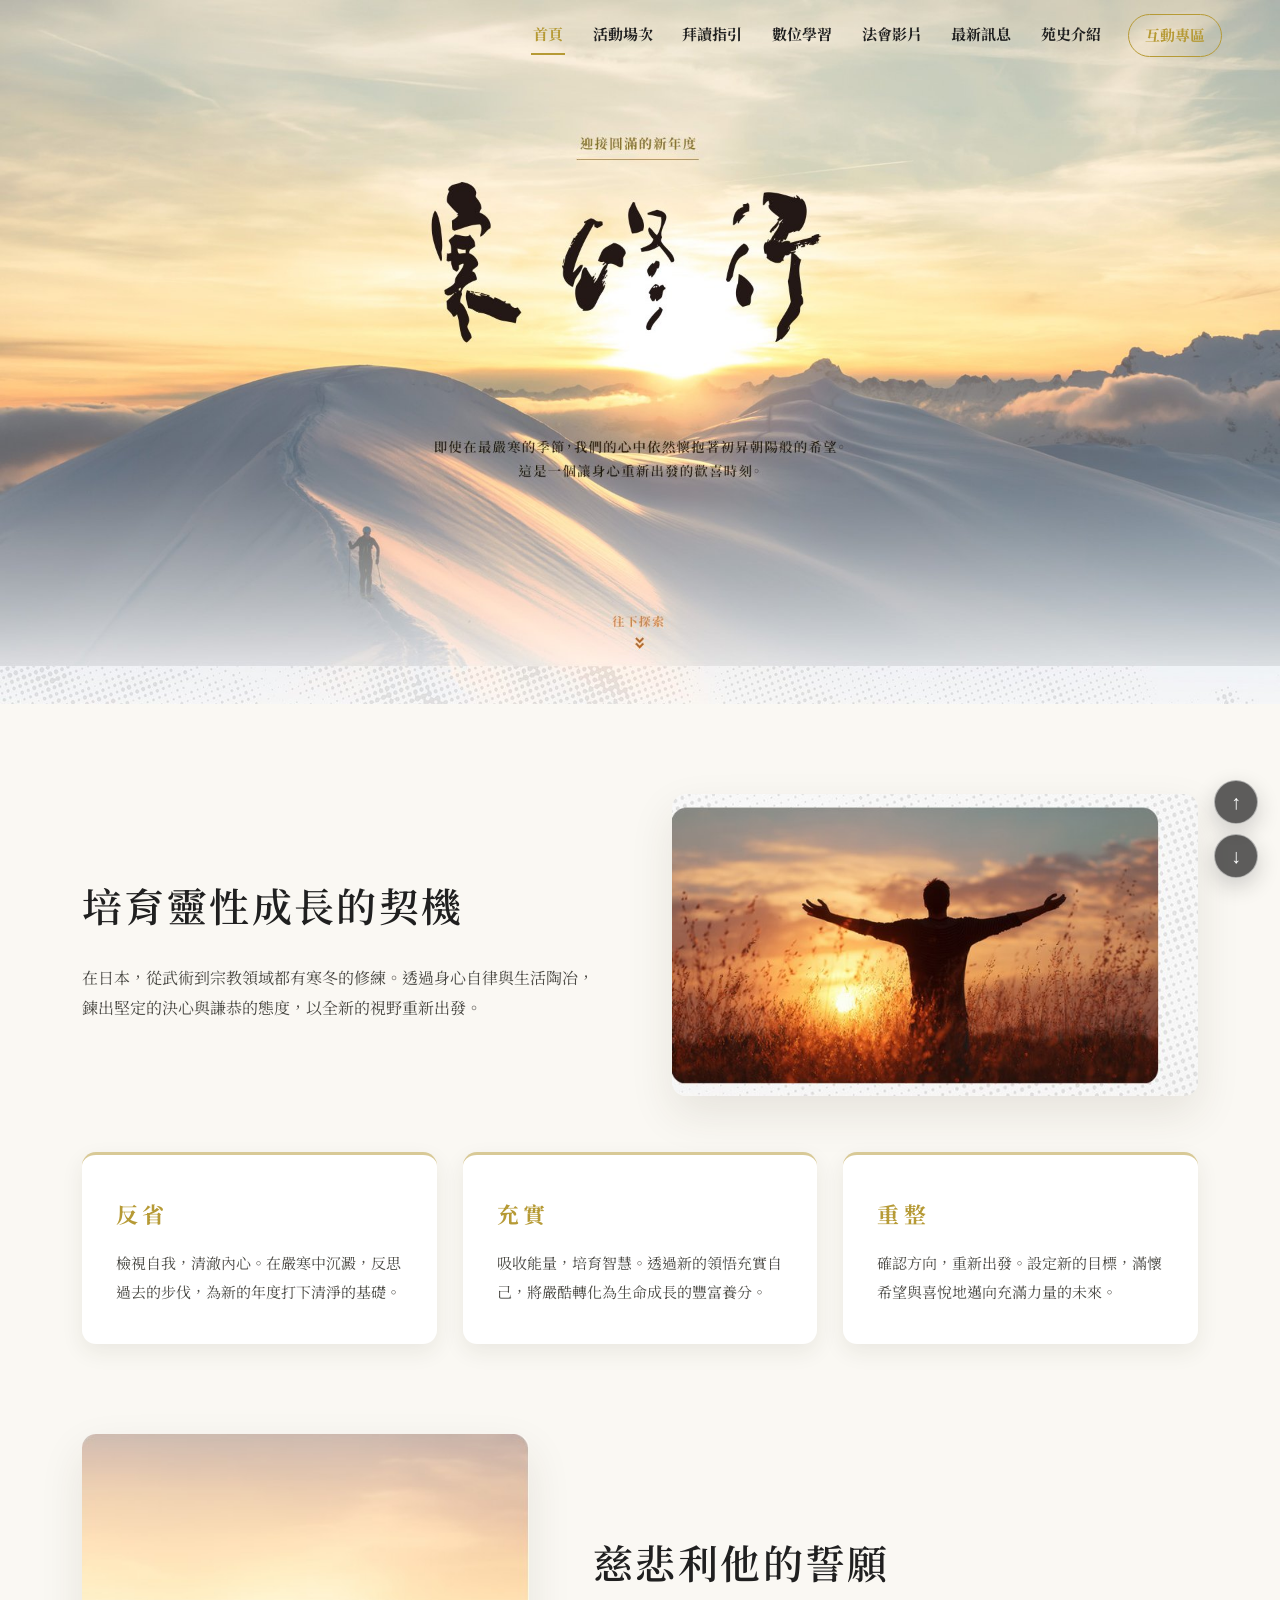
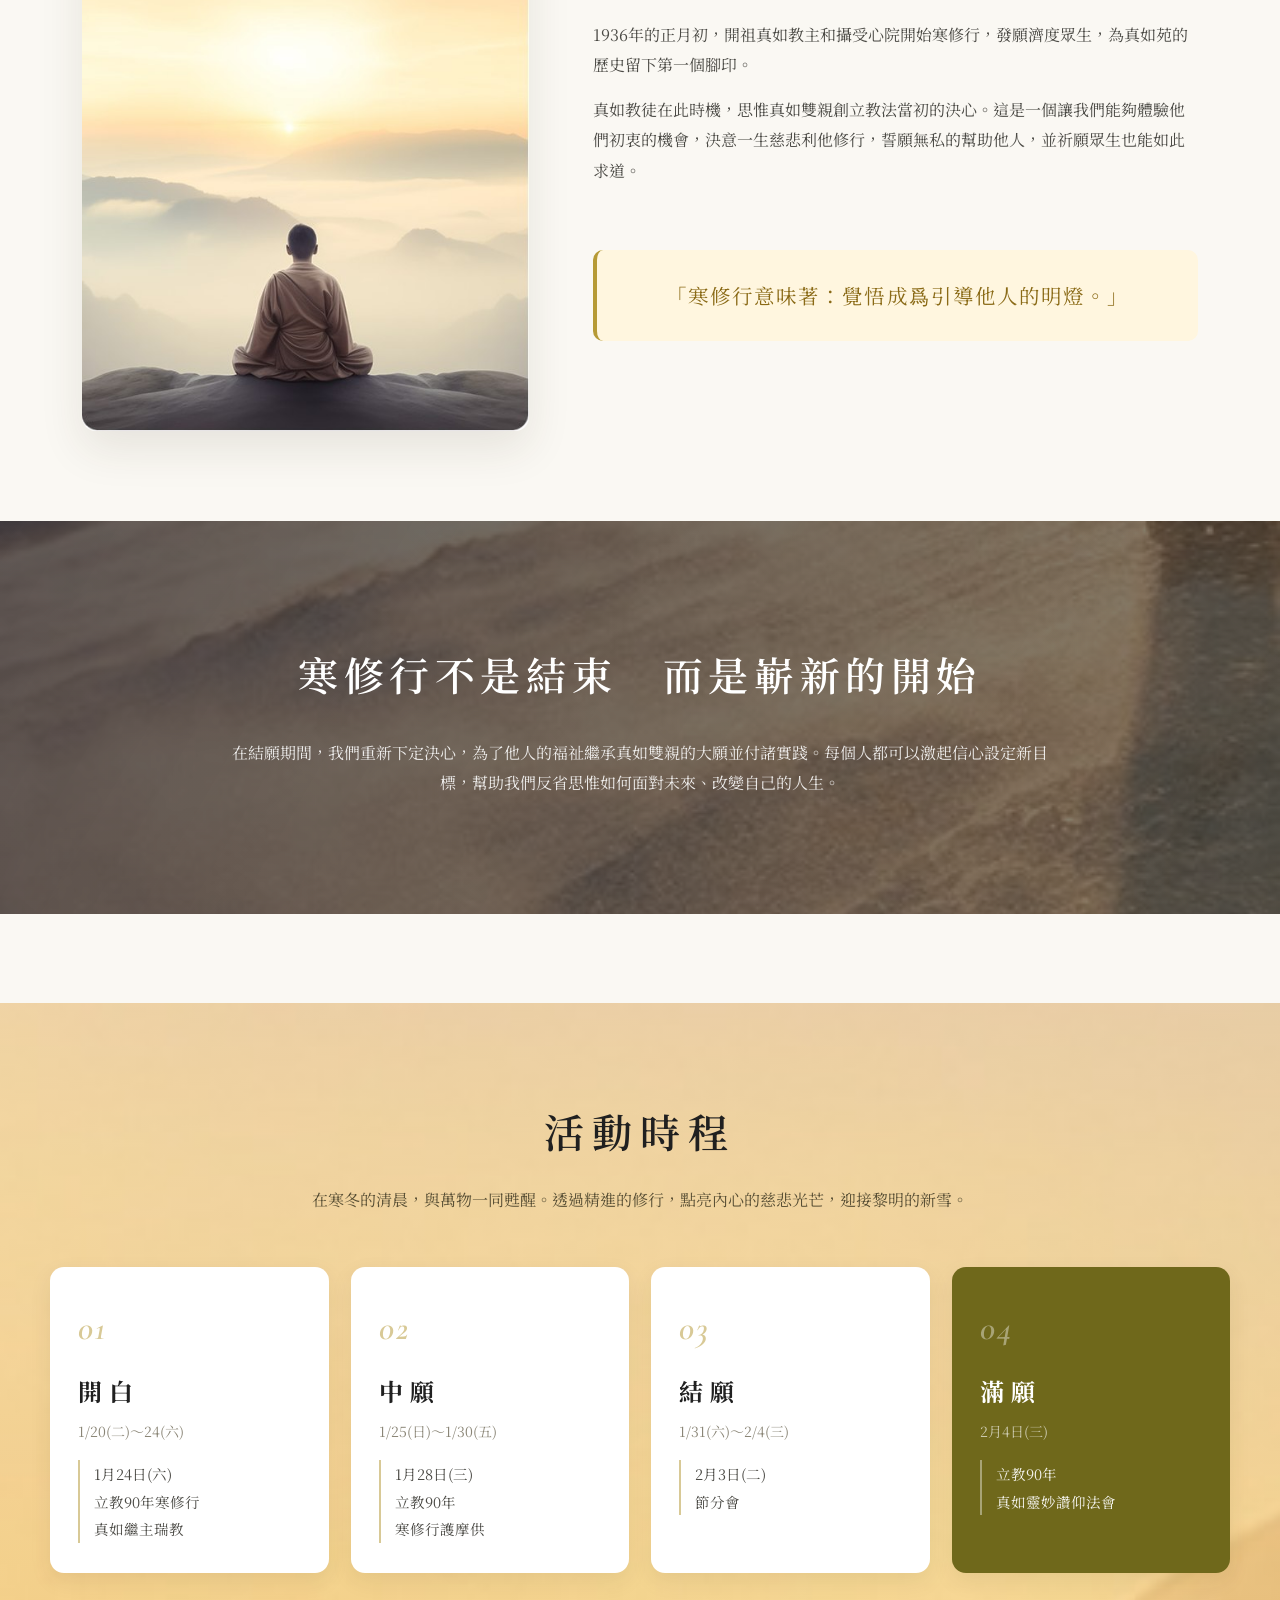
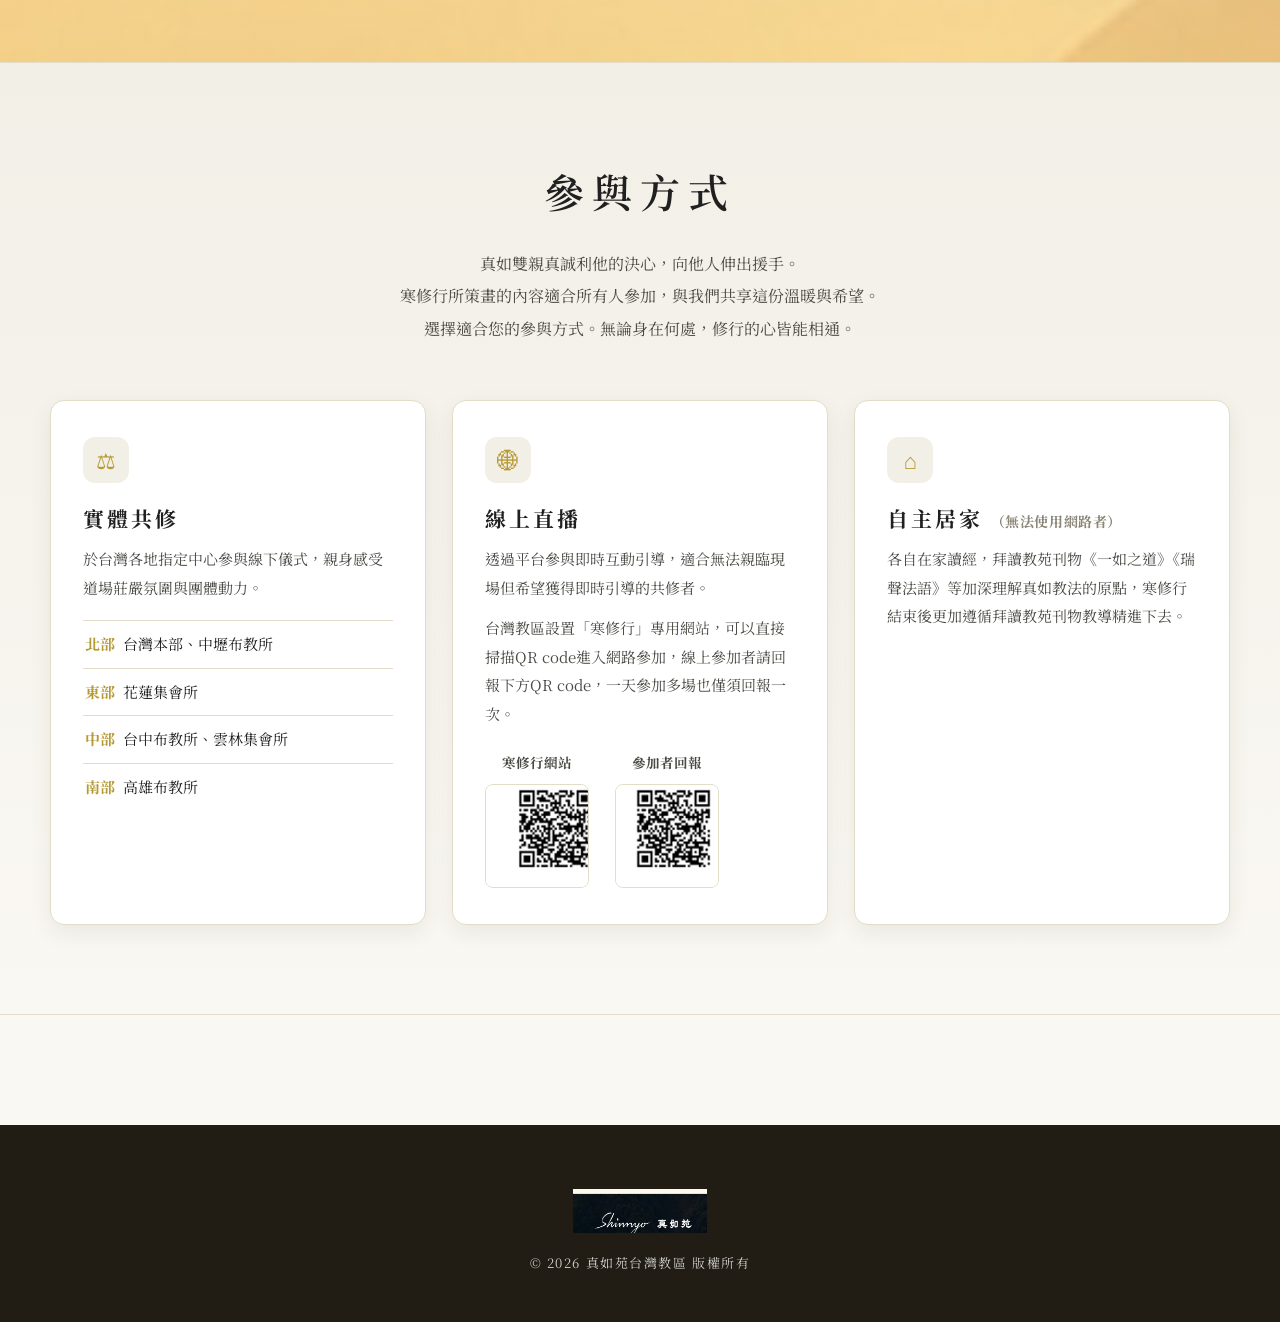
<file: index.html>
<!doctype html>
<html lang="zh-Hant">
  <head>
    <meta charset="utf-8" />
    <meta name="viewport" content="width=device-width, initial-scale=1" />
    <meta http-equiv="Cache-Control" content="no-store, no-cache, must-revalidate, max-age=0" />
    <meta http-equiv="Pragma" content="no-cache" />
    <meta http-equiv="Expires" content="0" />
    <title>寒修行｜真如苑</title>
    <meta name="description" content="真如苑台灣教區 2026 年寒修行專頁——以反省、充實、重整的精神迎接圓滿新年度，介紹活動時程與實體共修、線上直播、自主居家等參與方式。" />
    <link rel="icon" href="data:," />
    <link rel="preconnect" href="https://fonts.googleapis.com" />
    <link rel="preconnect" href="https://fonts.gstatic.com" crossorigin />
    <link href="https://fonts.googleapis.com/css2?family=Noto+Serif+TC:wght@400;500;600;700;900&family=Cormorant+Garamond:ital,wght@0,500;0,600;1,500&display=swap" rel="stylesheet" />    <link rel="stylesheet" href="styles.css?v=20260613f" />
  </head>
  <body>
    <header class="site-header">
      <button type="button" class="menu-button" aria-label="開啟選單" aria-expanded="false">☰</button>
      <nav class="site-nav">
        <a href="index.html" class="active">首頁</a>
        <a href="schedule.html">活動場次</a>
        <a href="guide.html">拜讀指引</a>
        <a href="elearning.html">數位學習</a>
        <a href="videos.html">法會影片</a>
        <a href="news.html">最新訊息</a>
        <a href="history.html">苑史介紹</a>
        <a class="nav-external" href="https://angewoo.github.io/wt2026/" target="_blank" rel="noopener noreferrer">互動專區</a>
      </nav>
    </header>

    <main>
      <!-- Hero -->
      <section class="photo-hero">
        <h1 class="sr-only">寒修行</h1>
        <p class="sr-only">迎接圓滿的新年度。即使在最嚴寒的季節，我們的心中依然懷抱著初昇朝陽般的希望。這是一個讓身心重新出發的歡喜時刻。</p>
        <img loading="eager" decoding="async" fetchpriority="high" src="assets/hero-home.jpg" alt="寒修行——雪山日出與登山者" />
        <a class="hero-hotspot" href="#content-start">往下探索</a>
      </section>

      <span id="content-start"></span>

      <!-- 培育靈性成長的契機 -->
      <section class="section reveal">
        <div class="intro-split">
          <div>
            <h2>培育靈性成長的契機</h2>
            <p class="lead">在日本，從武術到宗教領域都有寒冬的修練。透過身心自律與生活陶冶，鍊出堅定的決心與謙恭的態度，以全新的視野重新出發。</p>
          </div>
          <img loading="lazy" decoding="async" src="assets/photo-field.jpg" alt="迎向朝陽張開雙臂的身影" />
        </div>
        <div class="step-grid">
          <article>
            <h3>反省</h3>
            <p>檢視自我，清澈內心。在嚴寒中沉澱，反思過去的步伐，為新的年度打下清淨的基礎。</p>
          </article>
          <article>
            <h3>充實</h3>
            <p>吸收能量，培育智慧。透過新的領悟充實自己，將嚴酷轉化為生命成長的豐富養分。</p>
          </article>
          <article>
            <h3>重整</h3>
            <p>確認方向，重新出發。設定新的目標，滿懷希望與喜悅地邁向充滿力量的未來。</p>
          </article>
        </div>
      </section>

      <!-- 慈悲利他的誓願 -->
      <section class="section vow-section reveal">
        <div class="vow-split">
          <img loading="lazy" decoding="async" src="assets/photo-meditation.jpg" alt="山巔雲海前靜坐的修行者" />
          <div>
            <h2>慈悲利他的誓願</h2>
            <p class="lead">1936年的正月初，開祖真如教主和攝受心院開始寒修行，發願濟度眾生，為真如苑的歷史留下第一個腳印。</p>
            <p class="lead">真如教徒在此時機，思惟真如雙親創立教法當初的決心。這是一個讓我們能夠體驗他們初衷的機會，決意一生慈悲利他修行，誓願無私的幫助他人，並祈願眾生也能如此求道。</p>
            <blockquote class="vow-quote">「寒修行意味著：覺悟成爲引導他人的明燈。」</blockquote>
          </div>
        </div>
      </section>

      <!-- 寒修行不是結束 -->
      <section class="renew-banner">
        <h2>寒修行不是結束　而是嶄新的開始</h2>
        <p>在結願期間，我們重新下定決心，為了他人的福祉繼承真如雙親的大願並付諸實踐。每個人都可以激起信心設定新目標，幫助我們反省思惟如何面對未來、改變自己的人生。</p>
      </section>

      <!-- 活動時程 -->
      <section class="schedule-strip">
        <div class="inner">
        <h2>活動時程</h2>
        <p class="lead">在寒冬的清晨，與萬物一同甦醒。透過精進的修行，點亮內心的慈悲光芒，迎接黎明的新雪。</p>
        <div class="phase-grid">
          <article>
            <span class="num">01</span>
            <h3>開白</h3>
            <span class="range">1/20(二)～24(六)</span>
            <div class="event">
              <span>1月24日(六)</span>
              <span>立教90年寒修行</span>
              <span>真如繼主瑞教</span>
            </div>
          </article>
          <article>
            <span class="num">02</span>
            <h3>中願</h3>
            <span class="range">1/25(日)～1/30(五)</span>
            <div class="event">
              <span>1月28日(三)</span>
              <span>立教90年</span>
              <span>寒修行護摩供</span>
            </div>
          </article>
          <article>
            <span class="num">03</span>
            <h3>結願</h3>
            <span class="range">1/31(六)～2/4(三)</span>
            <div class="event">
              <span>2月3日(二)</span>
              <span>節分會</span>
            </div>
          </article>
          <article class="highlight">
            <span class="num">04</span>
            <h3>滿願</h3>
            <span class="range">2月4日(三)</span>
            <div class="event">
              <span>立教90年</span>
              <span>真如靈妙讚仰法會</span>
            </div>
          </article>
        </div>
        </div>
      </section>

      <!-- 參與方式 -->
      <section class="join-section">
        <div class="inner">
          <h2>參與方式</h2>
          <div class="lead">
            <p>真如雙親真誠利他的決心，向他人伸出援手。</p>
            <p>寒修行所策畫的內容適合所有人參加，與我們共享這份溫暖與希望。</p>
            <p>選擇適合您的參與方式。無論身在何處，修行的心皆能相通。</p>
          </div>
          <div class="join-grid">
            <article>
              <span class="glyph">&#x2696;&#xFE0E;</span>
              <h3>實體共修</h3>
              <p>於台灣各地指定中心參與線下儀式，親身感受道場莊嚴氛圍與團體動力。</p>
              <ul>
                <li><strong>北部</strong>台灣本部、中壢布教所</li>
                <li><strong>東部</strong>花蓮集會所</li>
                <li><strong>中部</strong>台中布教所、雲林集會所</li>
                <li><strong>南部</strong>高雄布教所</li>
              </ul>
            </article>
            <article>
              <span class="glyph">&#x1F310;&#xFE0E;</span>
              <h3>線上直播</h3>
              <p>透過平台參與即時互動引導，適合無法親臨現場但希望獲得即時引導的共修者。</p>
              <p style="margin-top: 12px;">台灣教區設置「寒修行」專用網站，可以直接掃描QR code進入網路參加，線上參加者請回報下方QR code，一天參加多場也僅須回報一次。</p>
              <div class="qr-row">
                <figure>
                  <figcaption>寒修行網站</figcaption>
                  <img loading="lazy" decoding="async" src="assets/qr-site.png" alt="寒修行網站 QR code" />
                </figure>
                <figure>
                  <figcaption>參加者回報</figcaption>
                  <img loading="lazy" decoding="async" src="assets/qr-report.png" alt="參加者回報 QR code" />
                </figure>
              </div>
            </article>
            <article>
              <span class="glyph">&#x2302;&#xFE0E;</span>
              <h3>自主居家 <small>（無法使用網路者）</small></h3>
              <p>各自在家讀經，拜讀教苑刊物《一如之道》《瑞聲法語》等加深理解真如教法的原點，寒修行結束後更加遵循拜讀教苑刊物教導精進下去。</p>
            </article>
          </div>
        </div>
      </section>
    </main>

    <footer class="site-footer dark">
      <img loading="lazy" decoding="async" src="assets/brand-light.png" alt="Shinnyo 真如苑" />
      <small>© 2026 真如苑台灣教區 版權所有</small>
    </footer>

    <div class="floating-scroll" aria-label="頁面快速捲動">
      <button type="button" class="scroll-top" aria-label="回到最上頁">↑</button>
      <button type="button" class="scroll-bottom" aria-label="前往最下頁">↓</button>
    </div>
    <script src="app.js?v=20260613c"></script>
  </body>
</html>
</file>
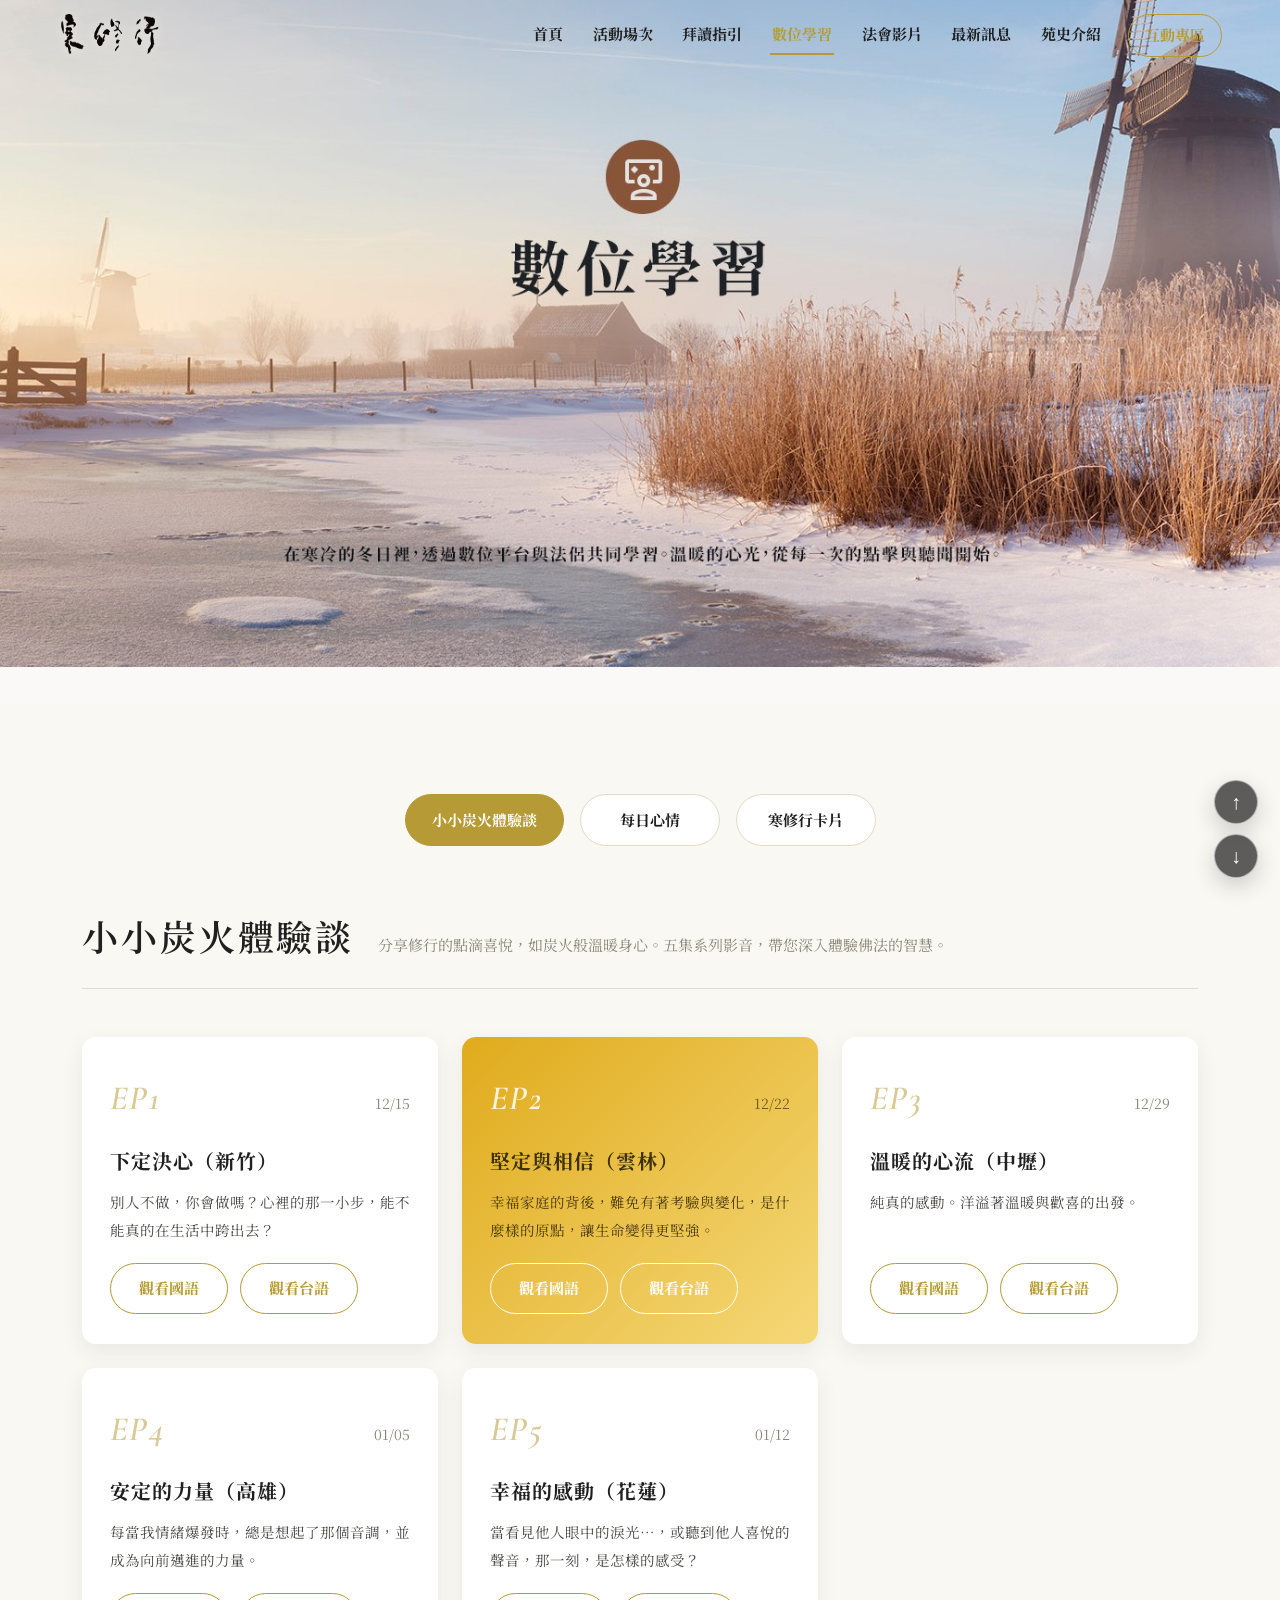
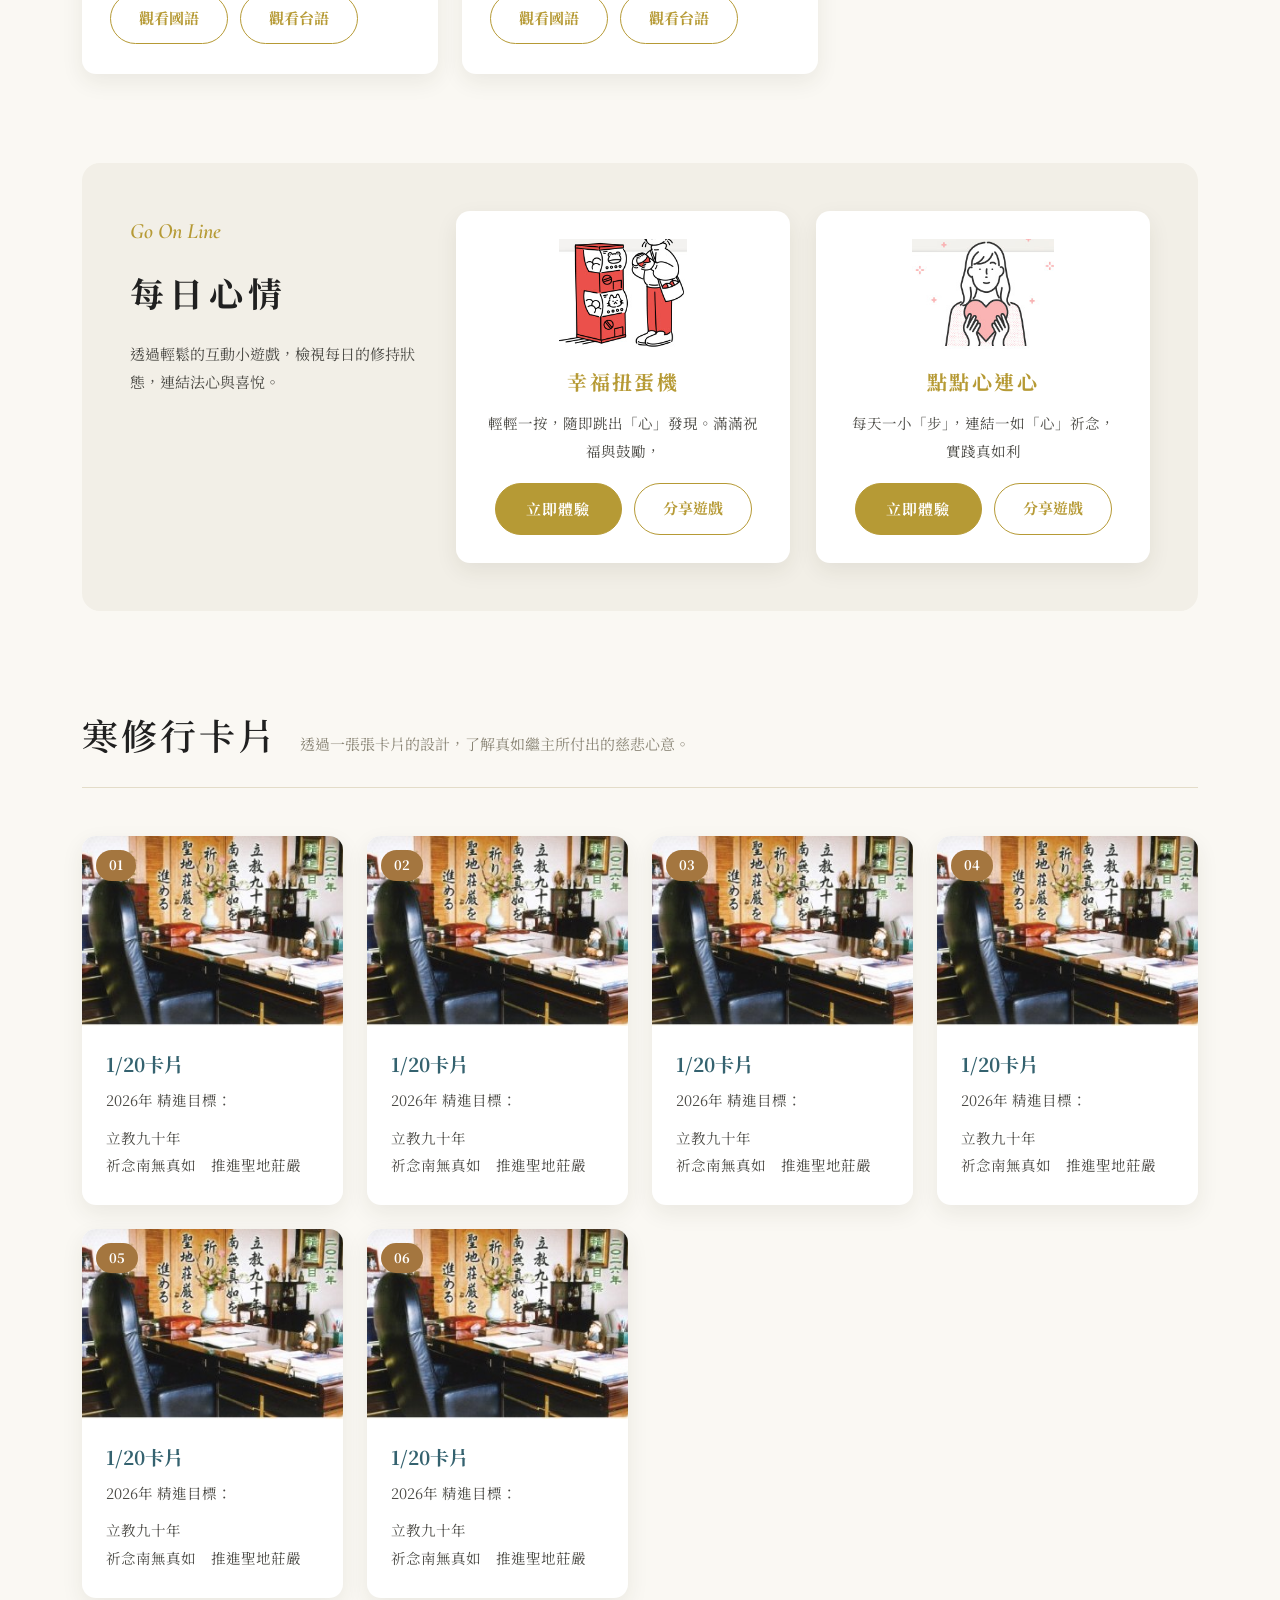
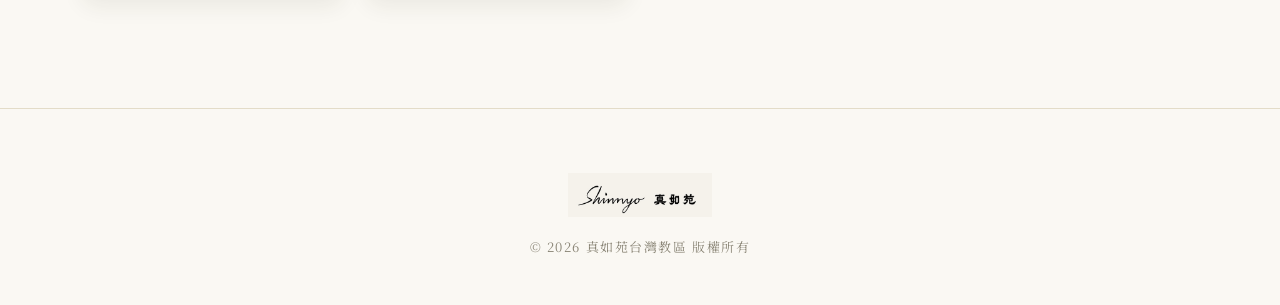
<file: elearning.html>
<!doctype html>
<html lang="zh-Hant">
  <head>
    <meta charset="utf-8" />
    <meta name="viewport" content="width=device-width, initial-scale=1" />
    <meta http-equiv="Cache-Control" content="no-store, no-cache, must-revalidate, max-age=0" />
    <meta http-equiv="Pragma" content="no-cache" />
    <meta http-equiv="Expires" content="0" />
    <title>數位學習｜寒修行</title>
    <meta name="description" content="寒修行數位學習——小小炭火體驗談五集影音、每日心情互動遊戲與寒修行卡片，於冬日透過數位平台與法侶共同精進。" />
    <link rel="icon" href="data:," />
    <link rel="preconnect" href="https://fonts.googleapis.com" />
    <link rel="preconnect" href="https://fonts.gstatic.com" crossorigin />
    <link href="https://fonts.googleapis.com/css2?family=Noto+Serif+TC:wght@400;500;600;700;900&family=Cormorant+Garamond:ital,wght@0,500;0,600;1,500&display=swap" rel="stylesheet" />    <link rel="stylesheet" href="styles.css?v=20260613f" />
  </head>
  <body>
    <header class="site-header">
      <a class="brand" href="index.html"><img loading="eager" decoding="async" src="assets/logo-calligraphy.png" alt="寒修行" /></a>
      <button type="button" class="menu-button" aria-label="開啟選單" aria-expanded="false">☰</button>
      <nav class="site-nav">
        <a href="index.html">首頁</a>
        <a href="schedule.html">活動場次</a>
        <a href="guide.html">拜讀指引</a>
        <a href="elearning.html" class="active">數位學習</a>
        <a href="videos.html">法會影片</a>
        <a href="news.html">最新訊息</a>
        <a href="history.html">苑史介紹</a>
        <a class="nav-external" href="https://angewoo.github.io/wt2026/" target="_blank" rel="noopener noreferrer">互動專區</a>
      </nav>
    </header>

    <main>
      <section class="photo-hero">
        <h1 class="sr-only">數位學習</h1>
        <p class="sr-only">在寒冷的冬日裡，透過數位平台與法侶共同學習。溫暖的心光，從每一次的點擊與聽聞開始。</p>
        <img loading="eager" decoding="async" fetchpriority="high" src="assets/hero-elearning.jpg" alt="數位學習——冬日雪原與風車" />
      </section>

      <section class="section reveal">
        <ul class="pill-tabs">
          <li><a class="active" href="#sparks">小小炭火體驗談</a></li>
          <li><a href="#daily">每日心情</a></li>
          <li><a href="#cards">寒修行卡片</a></li>
        </ul>

        <div class="section-heading" id="sparks">
          <h2>小小炭火體驗談</h2>
          <p>分享修行的點滴喜悅，如炭火般溫暖身心。五集系列影音，帶您深入體驗佛法的智慧。</p>
        </div>

        <div class="episode-grid">
          <article>
            <div class="ep-head"><span class="ep">EP1</span><time>12/15</time></div>
            <h3>下定決心（新竹）</h3>
            <p>別人不做，你會做嗎？心裡的那一小步，能不能真的在生活中跨出去？</p>
            <div class="actions">
              <a class="ghost-button" href="#">觀看國語</a>
              <a class="ghost-button" href="#">觀看台語</a>
            </div>
          </article>
          <article class="feature">
            <div class="ep-head"><span class="ep">EP2</span><time>12/22</time></div>
            <h3>堅定與相信（雲林）</h3>
            <p>幸福家庭的背後，難免有著考驗與變化，是什麼樣的原點，讓生命變得更堅強。</p>
            <div class="actions">
              <a class="ghost-button" href="#">觀看國語</a>
              <a class="ghost-button" href="#">觀看台語</a>
            </div>
          </article>
          <article>
            <div class="ep-head"><span class="ep">EP3</span><time>12/29</time></div>
            <h3>溫暖的心流（中壢）</h3>
            <p>純真的感動。洋溢著溫暖與歡喜的出發。</p>
            <div class="actions">
              <a class="ghost-button" href="#">觀看國語</a>
              <a class="ghost-button" href="#">觀看台語</a>
            </div>
          </article>
          <article>
            <div class="ep-head"><span class="ep">EP4</span><time>01/05</time></div>
            <h3>安定的力量（高雄）</h3>
            <p>每當我情緒爆發時，總是想起了那個音調，並成為向前邁進的力量。</p>
            <div class="actions">
              <a class="ghost-button" href="#">觀看國語</a>
              <a class="ghost-button" href="#">觀看台語</a>
            </div>
          </article>
          <article>
            <div class="ep-head"><span class="ep">EP5</span><time>01/12</time></div>
            <h3>幸福的感動（花蓮）</h3>
            <p>當看見他人眼中的淚光…，或聽到他人喜悅的聲音，那一刻，是怎樣的感受？</p>
            <div class="actions">
              <a class="ghost-button" href="#">觀看國語</a>
              <a class="ghost-button" href="#">觀看台語</a>
            </div>
          </article>
        </div>
      </section>

      <section class="section" id="daily">
        <div class="games-panel">
          <div class="panel-copy">
            <span class="en">Go On Line</span>
            <h2>每日心情</h2>
            <p>透過輕鬆的互動小遊戲，檢視每日的修持狀態，連結法心與喜悅。</p>
          </div>
          <article>
            <img loading="lazy" decoding="async" src="assets/el-gacha.png" alt="幸福扭蛋機插圖" />
            <h3>幸福扭蛋機</h3>
            <p>輕輕一按，隨即跳出「心」發現。滿滿祝福與鼓勵，</p>
            <div class="actions">
              <a class="primary-button" href="#">立即體驗</a>
              <a class="ghost-button" href="#">分享遊戲</a>
            </div>
          </article>
          <article>
            <img loading="lazy" decoding="async" src="assets/el-heart.png" alt="點點心連心插圖" />
            <h3>點點心連心</h3>
            <p>每天一小「步」，連結一如「心」祈念，實踐真如利</p>
            <div class="actions">
              <a class="primary-button" href="#">立即體驗</a>
              <a class="ghost-button" href="#">分享遊戲</a>
            </div>
          </article>
        </div>
      </section>

      <section class="section" id="cards">
        <div class="section-heading">
          <h2>寒修行卡片</h2>
          <p>透過一張張卡片的設計，了解真如繼主所付出的慈悲心意。</p>
        </div>
        <div class="card-grid">
          <article>
            <span class="badge">01</span>
            <img loading="lazy" decoding="async" src="assets/el-card.jpg" alt="寒修行卡片照片" />
            <div class="card-body">
              <h3>1/20卡片</h3>
              <p>2026年 精進目標：</p>
              <p class="goal">立教九十年<br />祈念南無真如　推進聖地莊嚴</p>
            </div>
          </article>
          <article>
            <span class="badge">02</span>
            <img loading="lazy" decoding="async" src="assets/el-card.jpg" alt="寒修行卡片照片" />
            <div class="card-body">
              <h3>1/20卡片</h3>
              <p>2026年 精進目標：</p>
              <p class="goal">立教九十年<br />祈念南無真如　推進聖地莊嚴</p>
            </div>
          </article>
          <article>
            <span class="badge">03</span>
            <img loading="lazy" decoding="async" src="assets/el-card.jpg" alt="寒修行卡片照片" />
            <div class="card-body">
              <h3>1/20卡片</h3>
              <p>2026年 精進目標：</p>
              <p class="goal">立教九十年<br />祈念南無真如　推進聖地莊嚴</p>
            </div>
          </article>
          <article>
            <span class="badge">04</span>
            <img loading="lazy" decoding="async" src="assets/el-card.jpg" alt="寒修行卡片照片" />
            <div class="card-body">
              <h3>1/20卡片</h3>
              <p>2026年 精進目標：</p>
              <p class="goal">立教九十年<br />祈念南無真如　推進聖地莊嚴</p>
            </div>
          </article>
          <article>
            <span class="badge">05</span>
            <img loading="lazy" decoding="async" src="assets/el-card.jpg" alt="寒修行卡片照片" />
            <div class="card-body">
              <h3>1/20卡片</h3>
              <p>2026年 精進目標：</p>
              <p class="goal">立教九十年<br />祈念南無真如　推進聖地莊嚴</p>
            </div>
          </article>
          <article>
            <span class="badge">06</span>
            <img loading="lazy" decoding="async" src="assets/el-card.jpg" alt="寒修行卡片照片" />
            <div class="card-body">
              <h3>1/20卡片</h3>
              <p>2026年 精進目標：</p>
              <p class="goal">立教九十年<br />祈念南無真如　推進聖地莊嚴</p>
            </div>
          </article>
        </div>
      </section>
    </main>

    <footer class="site-footer">
      <img loading="lazy" decoding="async" src="assets/brand-dark.png" alt="Shinnyo 真如苑" />
      <small>© 2026 真如苑台灣教區 版權所有</small>
    </footer>

    <div class="floating-scroll" aria-label="頁面快速捲動">
      <button type="button" class="scroll-top" aria-label="回到最上頁">↑</button>
      <button type="button" class="scroll-bottom" aria-label="前往最下頁">↓</button>
    </div>
    <script src="app.js?v=20260613c"></script>
  </body>
</html>
</file>
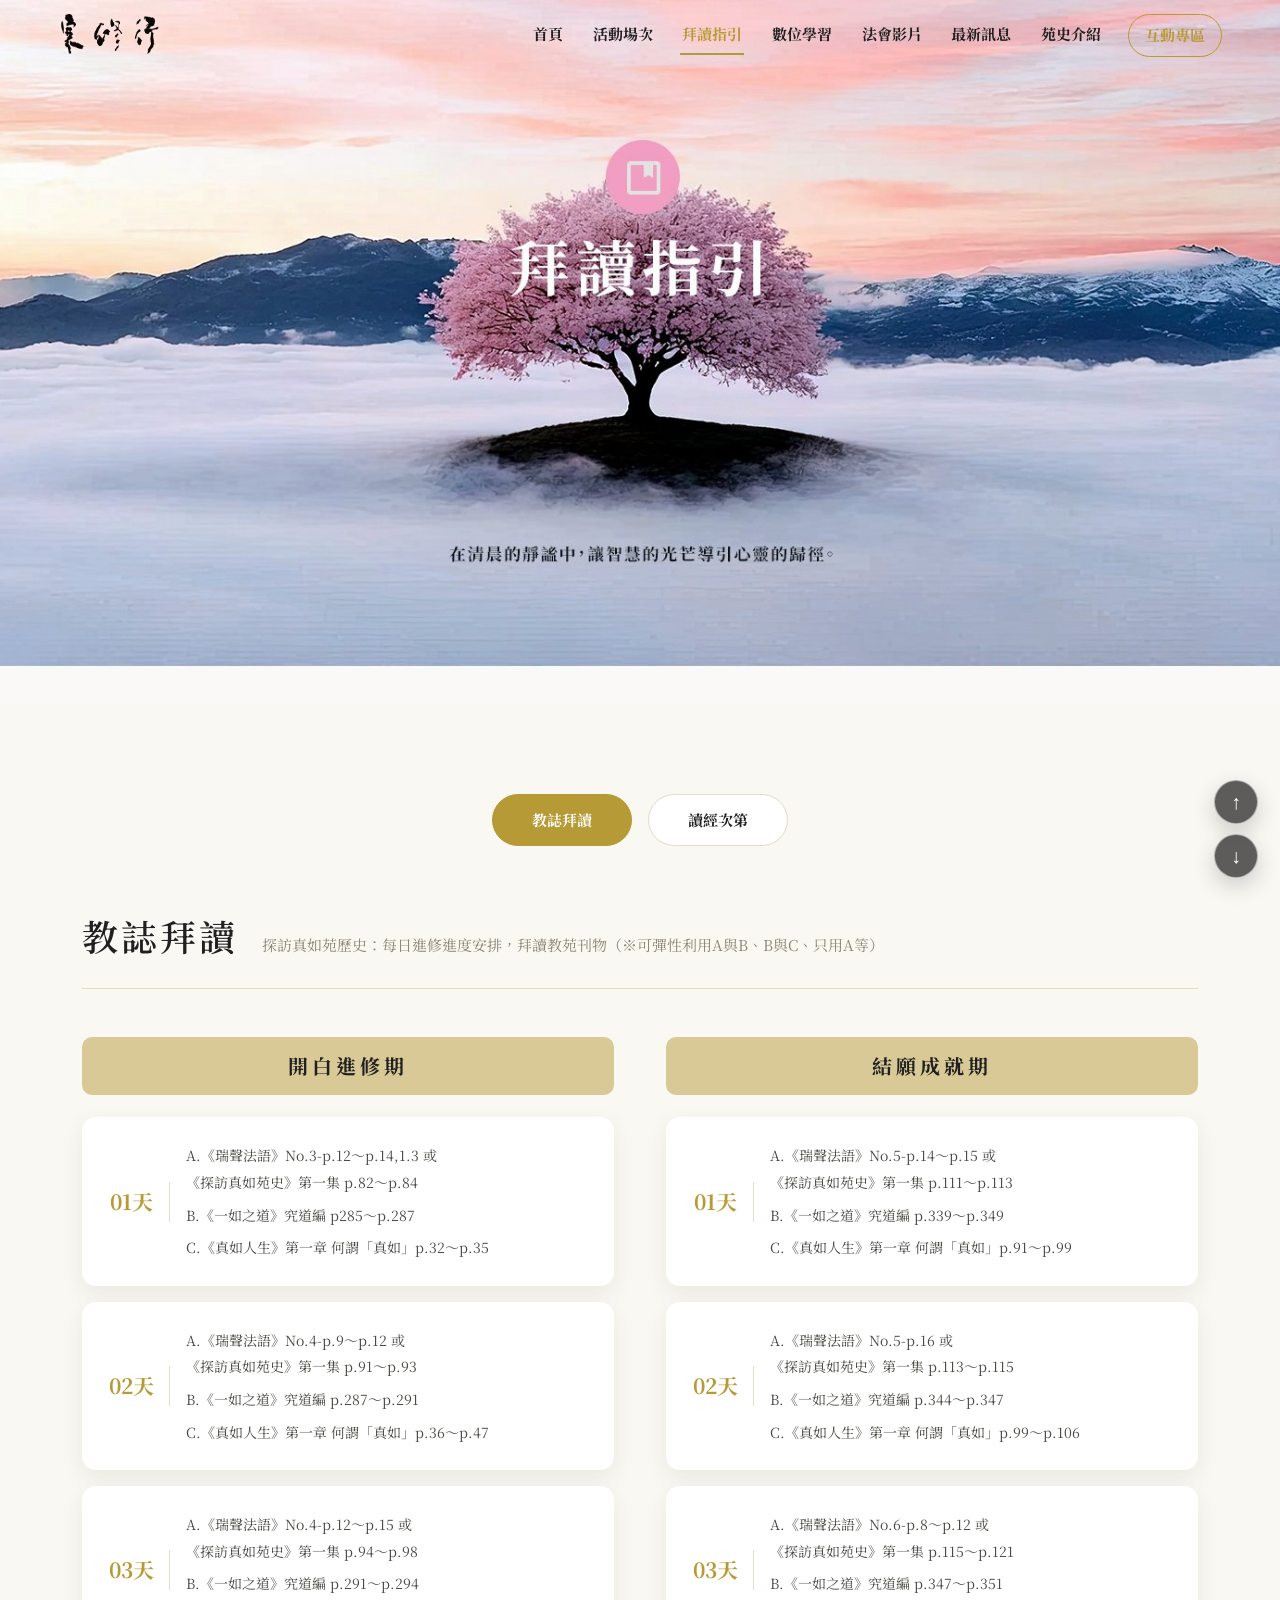
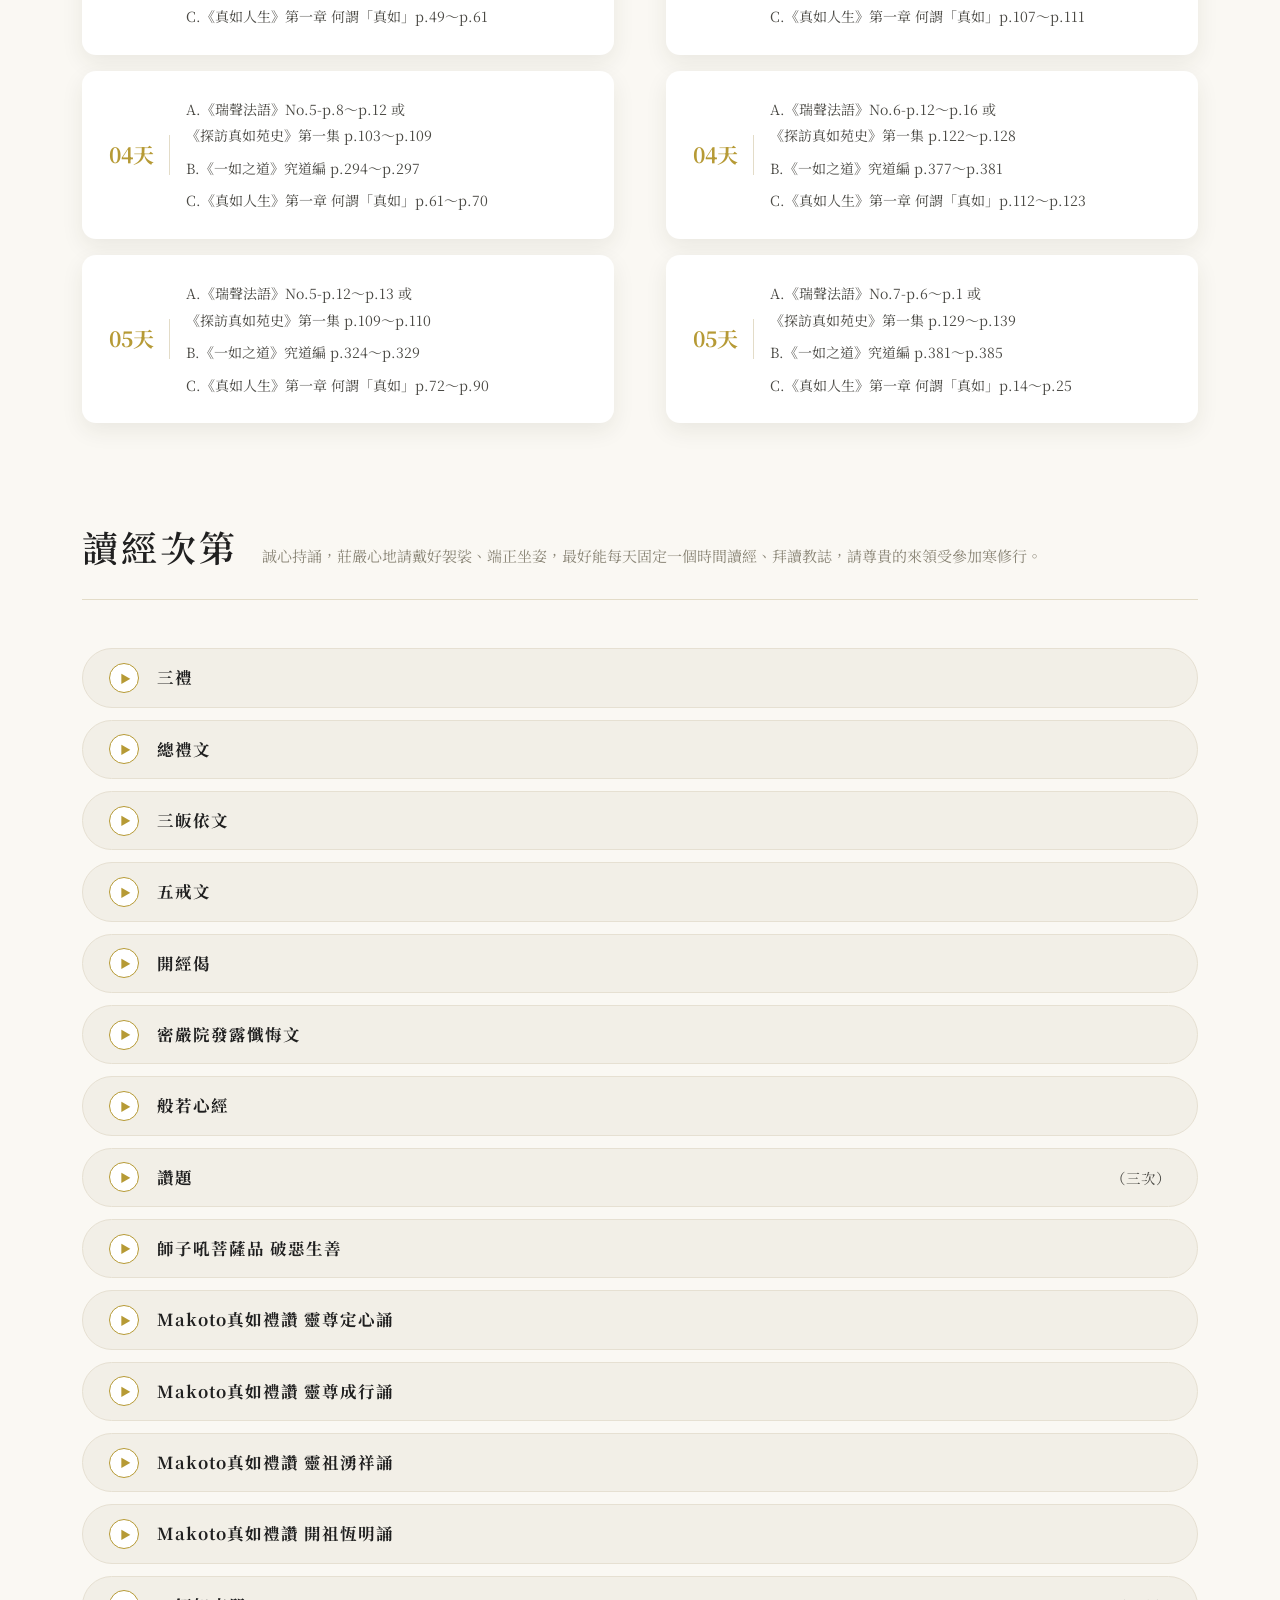
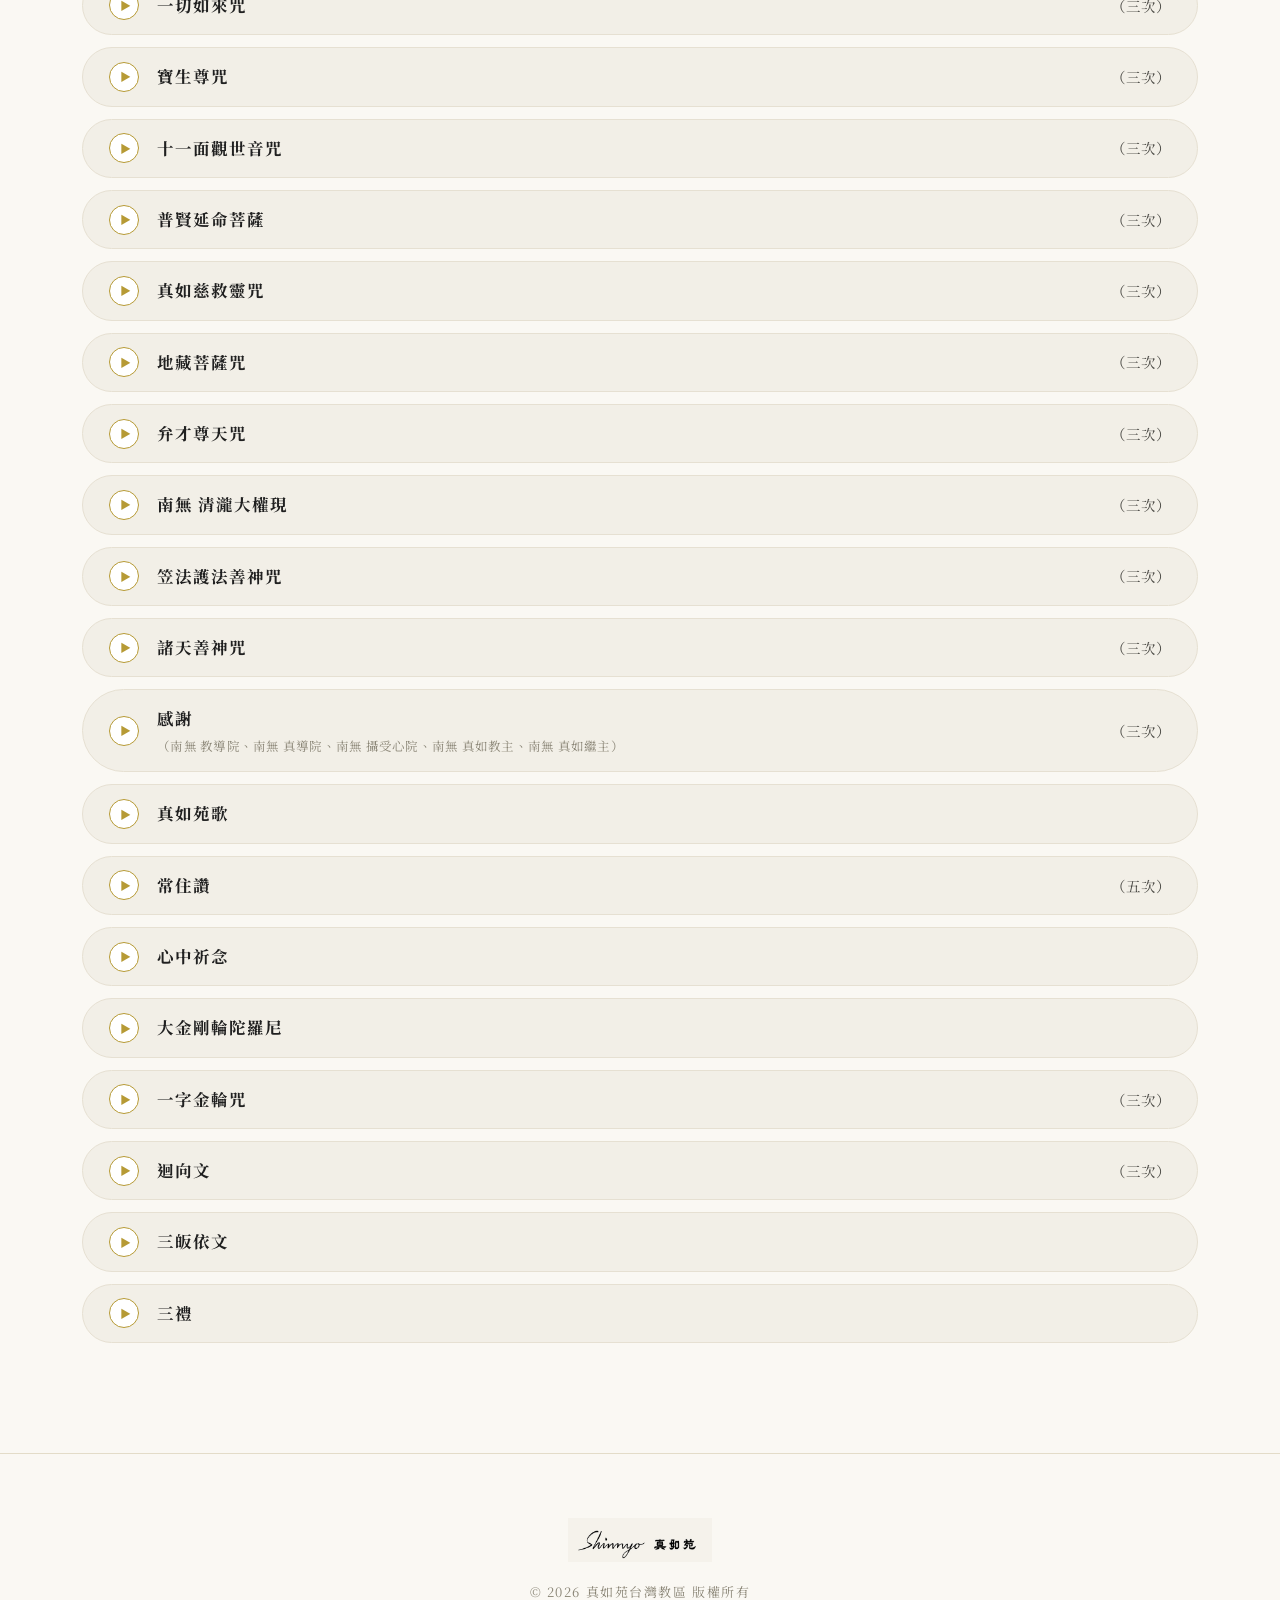
<file: guide.html>
<!doctype html>
<html lang="zh-Hant">
  <head>
    <meta charset="utf-8" />
    <meta name="viewport" content="width=device-width, initial-scale=1" />
    <meta http-equiv="Cache-Control" content="no-store, no-cache, must-revalidate, max-age=0" />
    <meta http-equiv="Pragma" content="no-cache" />
    <meta http-equiv="Expires" content="0" />
    <title>拜讀指引｜寒修行</title>
    <meta name="description" content="寒修行教誌拜讀每日進度與讀經次第，依開白進修期與結願成就期循序拜讀《瑞聲法語》《一如之道》《真如人生》等教苑刊物。" />
    <link rel="icon" href="data:," />
    <link rel="preconnect" href="https://fonts.googleapis.com" />
    <link rel="preconnect" href="https://fonts.gstatic.com" crossorigin />
    <link href="https://fonts.googleapis.com/css2?family=Noto+Serif+TC:wght@400;500;600;700;900&family=Cormorant+Garamond:ital,wght@0,500;0,600;1,500&display=swap" rel="stylesheet" />    <link rel="stylesheet" href="styles.css?v=20260613f" />
  </head>
  <body>
    <header class="site-header">
      <a class="brand" href="index.html"><img loading="eager" decoding="async" src="assets/logo-calligraphy.png" alt="寒修行" /></a>
      <button type="button" class="menu-button" aria-label="開啟選單" aria-expanded="false">☰</button>
      <nav class="site-nav">
        <a href="index.html">首頁</a>
        <a href="schedule.html">活動場次</a>
        <a href="guide.html" class="active">拜讀指引</a>
        <a href="elearning.html">數位學習</a>
        <a href="videos.html">法會影片</a>
        <a href="news.html">最新訊息</a>
        <a href="history.html">苑史介紹</a>
        <a class="nav-external" href="https://angewoo.github.io/wt2026/" target="_blank" rel="noopener noreferrer">互動專區</a>
      </nav>
    </header>

    <main>
      <section class="photo-hero">
        <h1 class="sr-only">拜讀指引</h1>
        <p class="sr-only">在清晨的靜謐中，讓智慧的光芒導引心靈的歸徑。</p>
        <img loading="eager" decoding="async" fetchpriority="high" src="assets/hero-guide.jpg" alt="拜讀指引——雲海中的櫻花樹" />
      </section>

      <section class="section reveal">
        <ul class="pill-tabs">
          <li><a class="active" href="#reading">教誌拜讀</a></li>
          <li><a href="#chanting">讀經次第</a></li>
        </ul>

        <div class="section-heading" id="reading">
          <h2>教誌拜讀</h2>
          <p>探訪真如苑歷史：每日進修進度安排，拜讀教苑刊物（※可彈性利用A與B、B與C、只用A等）</p>
        </div>

        <div class="reading-grid">
          <div>
            <h3>開白進修期</h3>
            <ol>
              <li>
                <span class="dayno">01天</span>
                <ul>
                  <li>A.《瑞聲法語》No.3-p.12～p.14,1.3 或<br />《探訪真如苑史》第一集 p.82～p.84</li>
                  <li>B.《一如之道》究道編 p285～p.287</li>
                  <li>C.《真如人生》第一章 何謂「真如」p.32～p.35</li>
                </ul>
              </li>
              <li>
                <span class="dayno">02天</span>
                <ul>
                  <li>A.《瑞聲法語》No.4-p.9～p.12 或<br />《探訪真如苑史》第一集 p.91～p.93</li>
                  <li>B.《一如之道》究道編 p.287～p.291</li>
                  <li>C.《真如人生》第一章 何謂「真如」p.36～p.47</li>
                </ul>
              </li>
              <li>
                <span class="dayno">03天</span>
                <ul>
                  <li>A.《瑞聲法語》No.4-p.12～p.15 或<br />《探訪真如苑史》第一集 p.94～p.98</li>
                  <li>B.《一如之道》究道編 p.291～p.294</li>
                  <li>C.《真如人生》第一章 何謂「真如」p.49～p.61</li>
                </ul>
              </li>
              <li>
                <span class="dayno">04天</span>
                <ul>
                  <li>A.《瑞聲法語》No.5-p.8～p.12 或<br />《探訪真如苑史》第一集 p.103～p.109</li>
                  <li>B.《一如之道》究道編 p.294～p.297</li>
                  <li>C.《真如人生》第一章 何謂「真如」p.61～p.70</li>
                </ul>
              </li>
              <li>
                <span class="dayno">05天</span>
                <ul>
                  <li>A.《瑞聲法語》No.5-p.12～p.13 或<br />《探訪真如苑史》第一集 p.109～p.110</li>
                  <li>B.《一如之道》究道編 p.324～p.329</li>
                  <li>C.《真如人生》第一章 何謂「真如」p.72～p.90</li>
                </ul>
              </li>
            </ol>
          </div>
          <div>
            <h3>結願成就期</h3>
            <ol>
              <li>
                <span class="dayno">01天</span>
                <ul>
                  <li>A.《瑞聲法語》No.5-p.14～p.15 或<br />《探訪真如苑史》第一集 p.111～p.113</li>
                  <li>B.《一如之道》究道編 p.339～p.349</li>
                  <li>C.《真如人生》第一章 何謂「真如」p.91～p.99</li>
                </ul>
              </li>
              <li>
                <span class="dayno">02天</span>
                <ul>
                  <li>A.《瑞聲法語》No.5-p.16 或<br />《探訪真如苑史》第一集 p.113～p.115</li>
                  <li>B.《一如之道》究道編 p.344～p.347</li>
                  <li>C.《真如人生》第一章 何謂「真如」p.99～p.106</li>
                </ul>
              </li>
              <li>
                <span class="dayno">03天</span>
                <ul>
                  <li>A.《瑞聲法語》No.6-p.8～p.12 或<br />《探訪真如苑史》第一集 p.115～p.121</li>
                  <li>B.《一如之道》究道編 p.347～p.351</li>
                  <li>C.《真如人生》第一章 何謂「真如」p.107～p.111</li>
                </ul>
              </li>
              <li>
                <span class="dayno">04天</span>
                <ul>
                  <li>A.《瑞聲法語》No.6-p.12～p.16 或<br />《探訪真如苑史》第一集 p.122～p.128</li>
                  <li>B.《一如之道》究道編 p.377～p.381</li>
                  <li>C.《真如人生》第一章 何謂「真如」p.112～p.123</li>
                </ul>
              </li>
              <li>
                <span class="dayno">05天</span>
                <ul>
                  <li>A.《瑞聲法語》No.7-p.6～p.1 或<br />《探訪真如苑史》第一集 p.129～p.139</li>
                  <li>B.《一如之道》究道編 p.381～p.385</li>
                  <li>C.《真如人生》第一章 何謂「真如」p.14～p.25</li>
                </ul>
              </li>
            </ol>
          </div>
        </div>
      </section>

      <section class="section reveal">
        <div class="section-heading" id="chanting">
          <h2>讀經次第</h2>
          <p>誠心持誦，莊嚴心地請戴好袈裟、端正坐姿，最好能每天固定一個時間讀經、拜讀教誌，請尊貴的來領受參加寒修行。</p>
        </div>

        <ul class="chant-list">
          <li><span class="play" aria-hidden="true">▶</span><span class="title">三禮</span></li>
          <li><span class="play" aria-hidden="true">▶</span><span class="title">總禮文</span></li>
          <li><span class="play" aria-hidden="true">▶</span><span class="title">三皈依文</span></li>
          <li><span class="play" aria-hidden="true">▶</span><span class="title">五戒文</span></li>
          <li><span class="play" aria-hidden="true">▶</span><span class="title">開經偈</span></li>
          <li><span class="play" aria-hidden="true">▶</span><span class="title">密嚴院發露懺悔文</span></li>
          <li><span class="play" aria-hidden="true">▶</span><span class="title">般若心經</span></li>
          <li><span class="play" aria-hidden="true">▶</span><span class="title">讚題</span><span class="count">（三次）</span></li>
          <li><span class="play" aria-hidden="true">▶</span><span class="title">師子吼菩薩品 破惡生善</span></li>
          <li><span class="play" aria-hidden="true">▶</span><span class="title">Makoto真如禮讚 靈尊定心誦</span></li>
          <li><span class="play" aria-hidden="true">▶</span><span class="title">Makoto真如禮讚 靈尊成行誦</span></li>
          <li><span class="play" aria-hidden="true">▶</span><span class="title">Makoto真如禮讚 靈祖湧祥誦</span></li>
          <li><span class="play" aria-hidden="true">▶</span><span class="title">Makoto真如禮讚 開祖恆明誦</span></li>
          <li><span class="play" aria-hidden="true">▶</span><span class="title">一切如來咒</span><span class="count">（三次）</span></li>
          <li><span class="play" aria-hidden="true">▶</span><span class="title">寶生尊咒</span><span class="count">（三次）</span></li>
          <li><span class="play" aria-hidden="true">▶</span><span class="title">十一面觀世音咒</span><span class="count">（三次）</span></li>
          <li><span class="play" aria-hidden="true">▶</span><span class="title">普賢延命菩薩</span><span class="count">（三次）</span></li>
          <li><span class="play" aria-hidden="true">▶</span><span class="title">真如慈救靈咒</span><span class="count">（三次）</span></li>
          <li><span class="play" aria-hidden="true">▶</span><span class="title">地藏菩薩咒</span><span class="count">（三次）</span></li>
          <li><span class="play" aria-hidden="true">▶</span><span class="title">弁才尊天咒</span><span class="count">（三次）</span></li>
          <li><span class="play" aria-hidden="true">▶</span><span class="title">南無 清瀧大權現</span><span class="count">（三次）</span></li>
          <li><span class="play" aria-hidden="true">▶</span><span class="title">笠法護法善神咒</span><span class="count">（三次）</span></li>
          <li><span class="play" aria-hidden="true">▶</span><span class="title">諸天善神咒</span><span class="count">（三次）</span></li>
          <li>
            <span class="play" aria-hidden="true">▶</span>
            <span class="title">感謝<small>（南無 教導院、南無 真導院、南無 攝受心院、南無 真如教主、南無 真如繼主）</small></span>
            <span class="count">（三次）</span>
          </li>
          <li><span class="play" aria-hidden="true">▶</span><span class="title">真如苑歌</span></li>
          <li><span class="play" aria-hidden="true">▶</span><span class="title">常住讚</span><span class="count">（五次）</span></li>
          <li><span class="play" aria-hidden="true">▶</span><span class="title">心中祈念</span></li>
          <li><span class="play" aria-hidden="true">▶</span><span class="title">大金剛輪陀羅尼</span></li>
          <li><span class="play" aria-hidden="true">▶</span><span class="title">一字金輪咒</span><span class="count">（三次）</span></li>
          <li><span class="play" aria-hidden="true">▶</span><span class="title">迴向文</span><span class="count">（三次）</span></li>
          <li><span class="play" aria-hidden="true">▶</span><span class="title">三皈依文</span></li>
          <li><span class="play" aria-hidden="true">▶</span><span class="title">三禮</span></li>
        </ul>
      </section>
    </main>

    <footer class="site-footer">
      <img loading="lazy" decoding="async" src="assets/brand-dark.png" alt="Shinnyo 真如苑" />
      <small>© 2026 真如苑台灣教區 版權所有</small>
    </footer>

    <div class="floating-scroll" aria-label="頁面快速捲動">
      <button type="button" class="scroll-top" aria-label="回到最上頁">↑</button>
      <button type="button" class="scroll-bottom" aria-label="前往最下頁">↓</button>
    </div>
    <script src="app.js?v=20260613c"></script>
  </body>
</html>
</file>
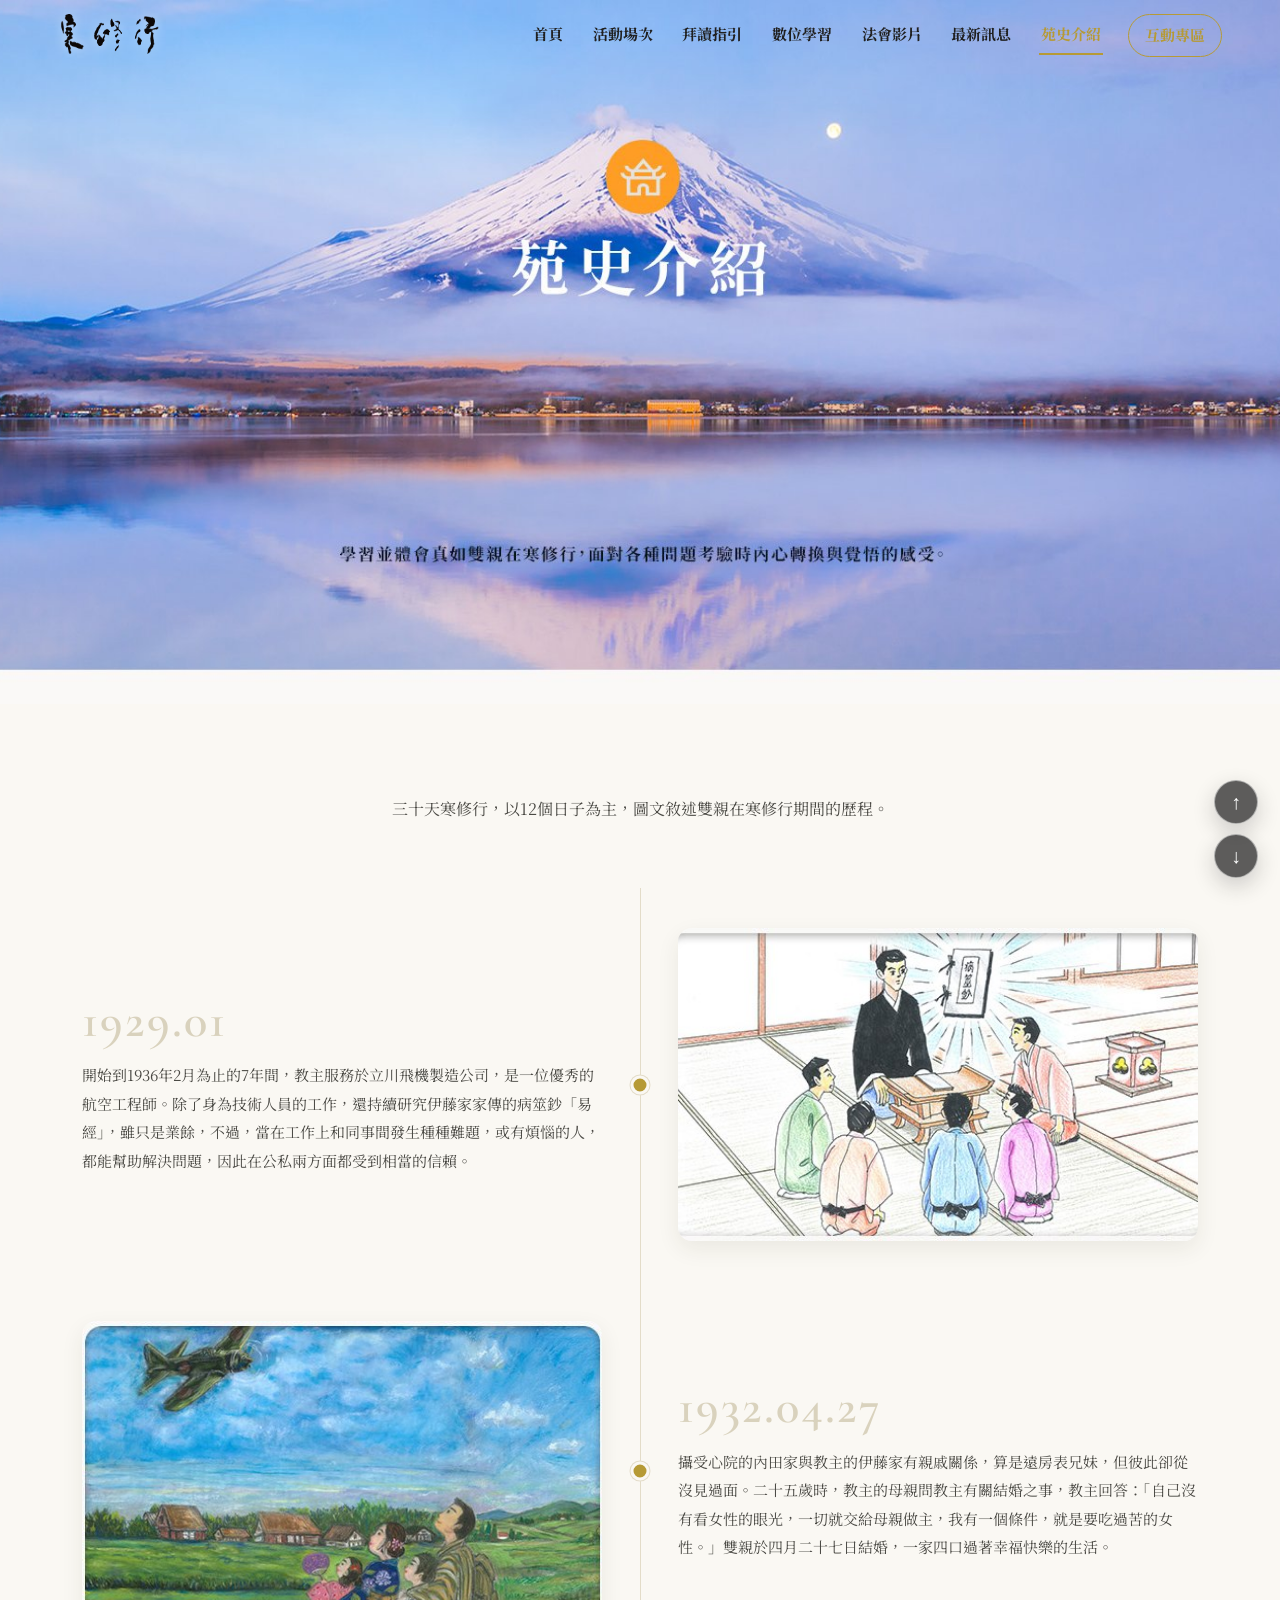
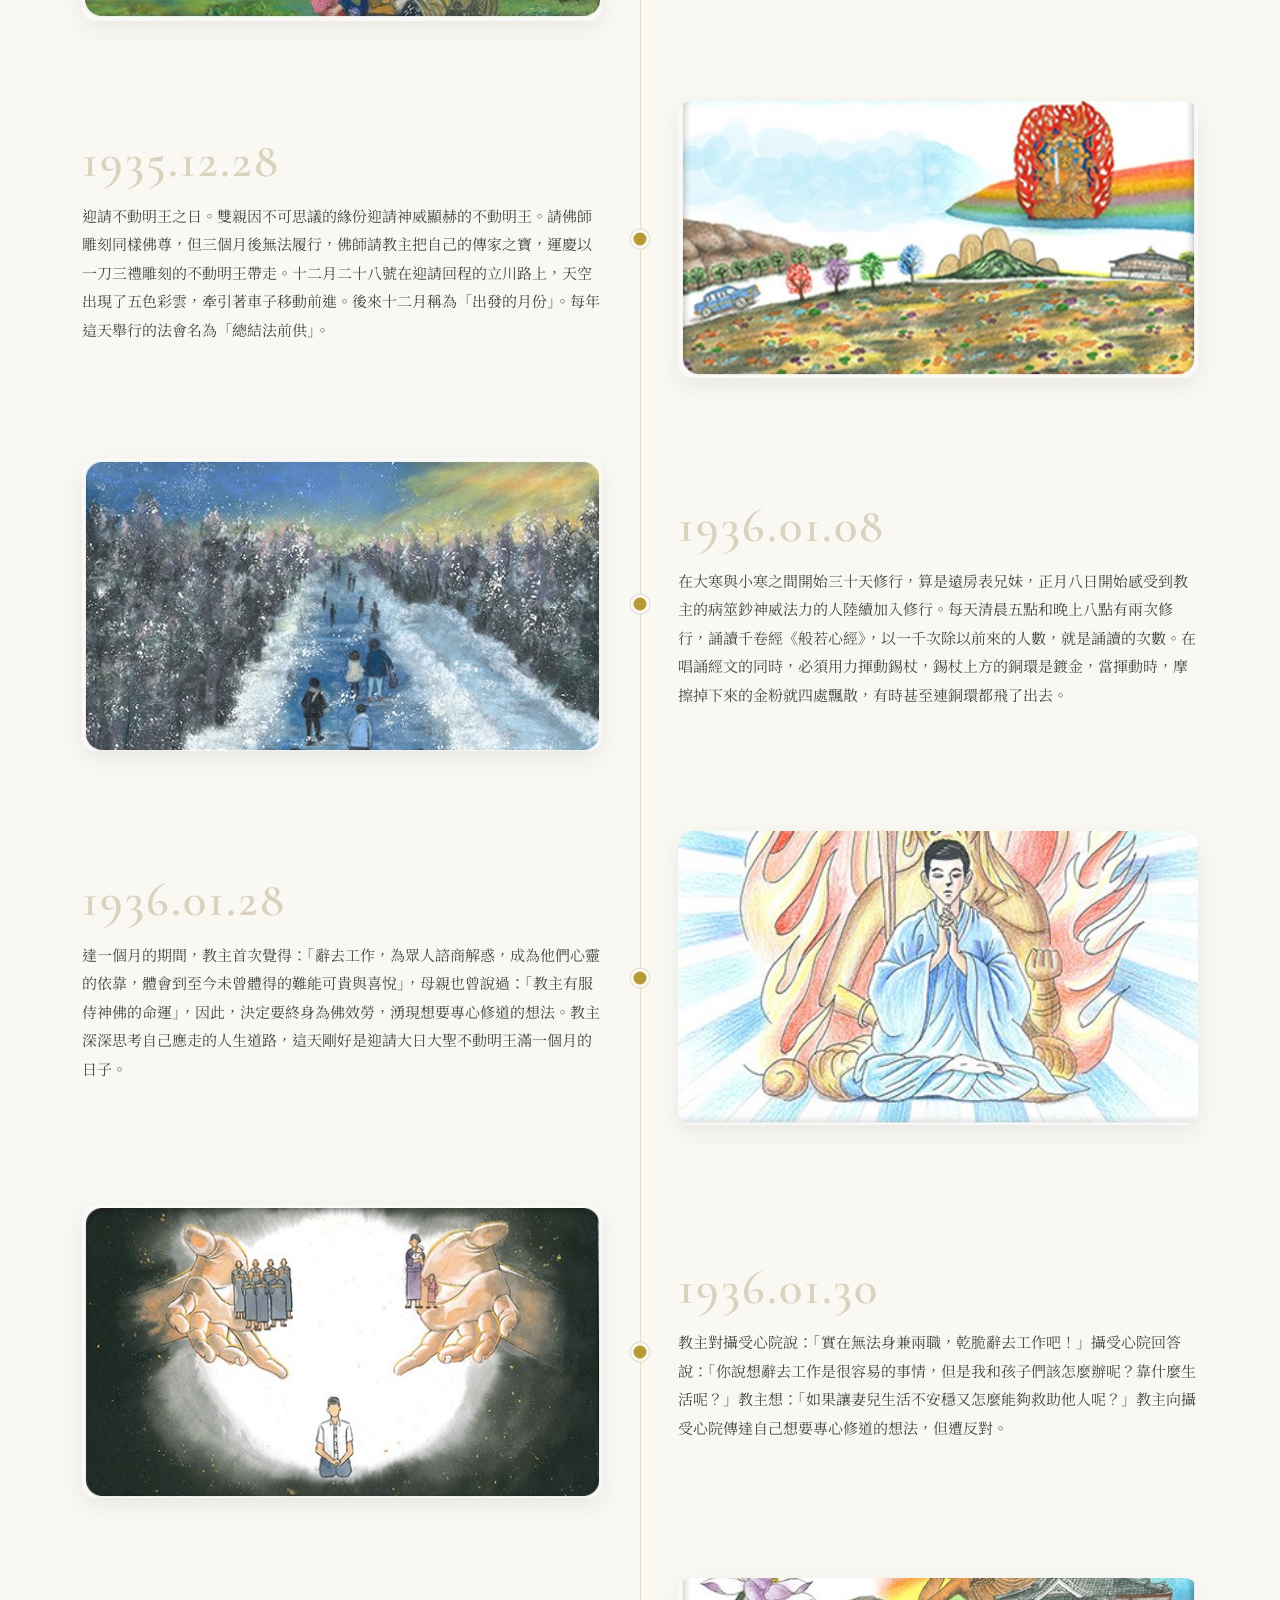
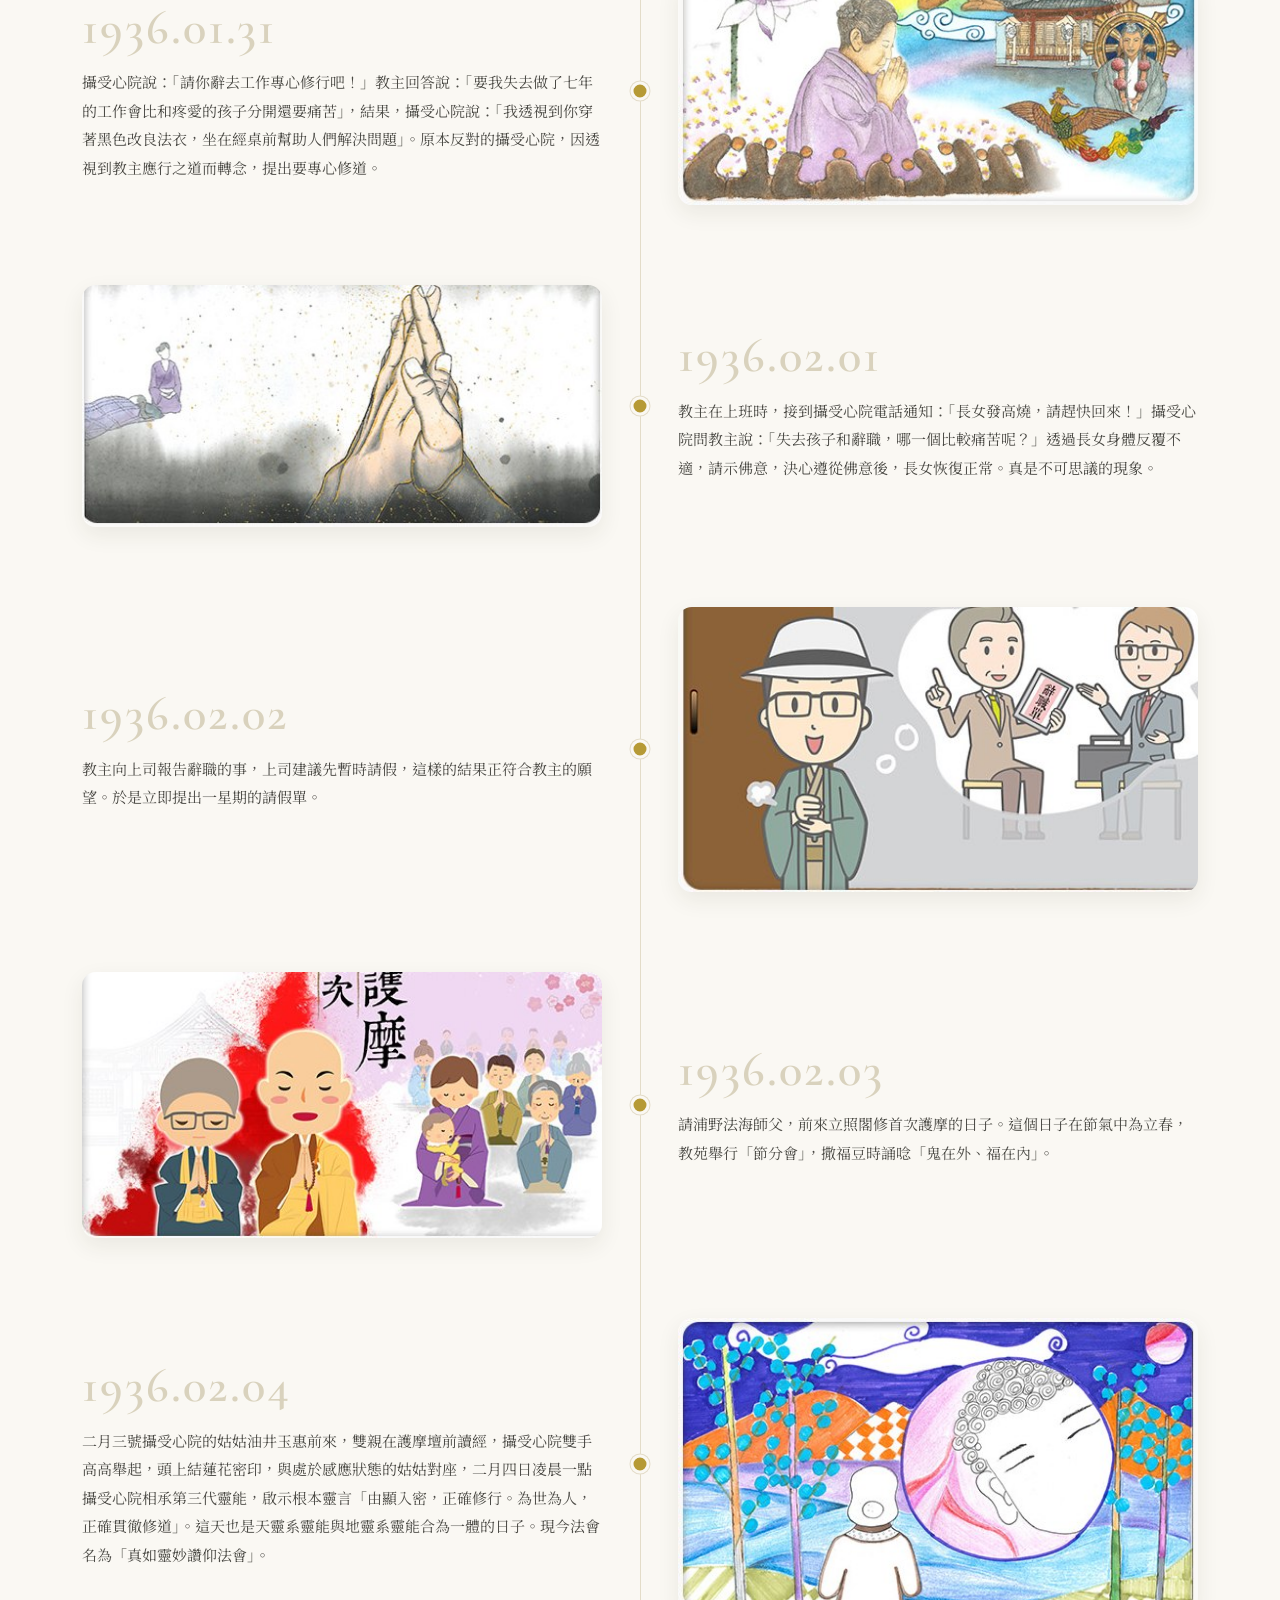
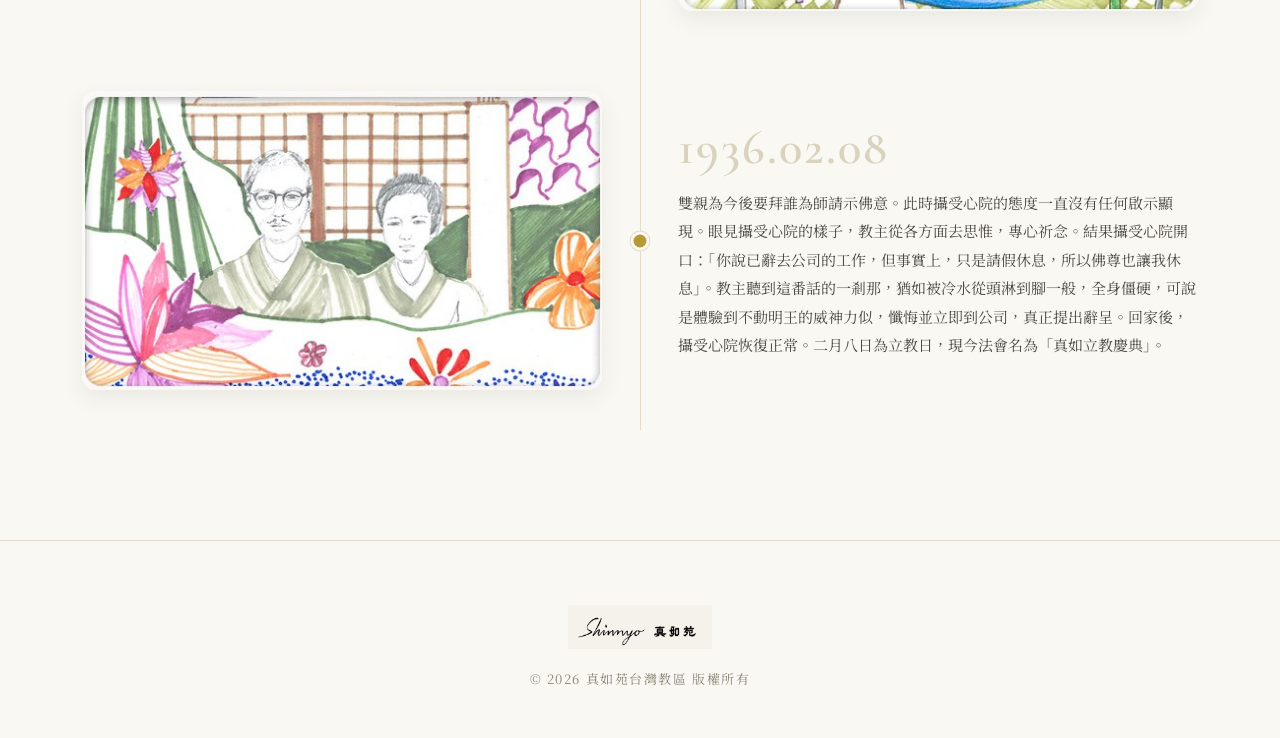
<file: history.html>
<!doctype html>
<html lang="zh-Hant">
  <head>
    <meta charset="utf-8" />
    <meta name="viewport" content="width=device-width, initial-scale=1" />
    <meta http-equiv="Cache-Control" content="no-store, no-cache, must-revalidate, max-age=0" />
    <meta http-equiv="Pragma" content="no-cache" />
    <meta http-equiv="Expires" content="0" />
    <title>苑史介紹｜寒修行</title>
    <meta name="description" content="苑史介紹——以 12 個日子圖文敘述真如雙親在寒修行期間面對考驗時內心轉換與覺悟的歷程。" />
    <link rel="icon" href="data:," />
    <link rel="preconnect" href="https://fonts.googleapis.com" />
    <link rel="preconnect" href="https://fonts.gstatic.com" crossorigin />
    <link href="https://fonts.googleapis.com/css2?family=Noto+Serif+TC:wght@400;500;600;700;900&family=Cormorant+Garamond:ital,wght@0,500;0,600;1,500&display=swap" rel="stylesheet" />    <link rel="stylesheet" href="styles.css?v=20260613f" />
  </head>
  <body>
    <header class="site-header">
      <a class="brand" href="index.html"><img loading="eager" decoding="async" src="assets/logo-calligraphy.png" alt="寒修行" /></a>
      <button type="button" class="menu-button" aria-label="開啟選單" aria-expanded="false">☰</button>
      <nav class="site-nav">
        <a href="index.html">首頁</a>
        <a href="schedule.html">活動場次</a>
        <a href="guide.html">拜讀指引</a>
        <a href="elearning.html">數位學習</a>
        <a href="videos.html">法會影片</a>
        <a href="news.html">最新訊息</a>
        <a href="history.html" class="active">苑史介紹</a>
        <a class="nav-external" href="https://angewoo.github.io/wt2026/" target="_blank" rel="noopener noreferrer">互動專區</a>
      </nav>
    </header>

    <main>
      <section class="photo-hero">
        <h1 class="sr-only">苑史介紹</h1>
        <p class="sr-only">學習並體會真如雙親在寒修行，面對各種問題考驗時內心轉換與覺悟的感受。</p>
        <img loading="eager" decoding="async" fetchpriority="high" src="assets/hero-history.jpg" alt="苑史介紹——富士山與湖畔小鎮" />
      </section>

      <section class="section reveal">
        <p class="timeline-intro">三十天寒修行，以12個日子為主，圖文敘述雙親在寒修行期間的歷程。</p>

        <div class="timeline">
          <article>
            <div class="entry-text">
              <time>1929.01</time>
              <p>開始到1936年2月為止的7年間，教主服務於立川飛機製造公司，是一位優秀的航空工程師。除了身為技術人員的工作，還持續研究伊藤家家傳的病筮鈔「易經」，雖只是業餘，不過，當在工作上和同事間發生種種難題，或有煩惱的人，都能幫助解決問題，因此在公私兩方面都受到相當的信賴。</p>
            </div>
            <div class="entry-art">
              <img loading="lazy" decoding="async" src="assets/hist-01.jpg" alt="教主為眾人解惑的插圖" />
            </div>
          </article>

          <article>
            <div class="entry-text">
              <time>1932.04.27</time>
              <p>攝受心院的內田家與教主的伊藤家有親戚關係，算是遠房表兄妹，但彼此卻從沒見過面。二十五歲時，教主的母親問教主有關結婚之事，教主回答：「自己沒有看女性的眼光，一切就交給母親做主，我有一個條件，就是要吃過苦的女性。」雙親於四月二十七日結婚，一家四口過著幸福快樂的生活。</p>
            </div>
            <div class="entry-art">
              <img loading="lazy" decoding="async" src="assets/hist-02.jpg" alt="立川飛機公司時期的插畫" />
            </div>
          </article>

          <article>
            <div class="entry-text">
              <time>1935.12.28</time>
              <p>迎請不動明王之日。雙親因不可思議的緣份迎請神威顯赫的不動明王。請佛師雕刻同樣佛尊，但三個月後無法履行，佛師請教主把自己的傳家之寶，運慶以一刀三禮雕刻的不動明王帶走。十二月二十八號在迎請回程的立川路上，天空出現了五色彩雲，牽引著車子移動前進。後來十二月稱為「出發的月份」。每年這天舉行的法會名為「總結法前供」。</p>
            </div>
            <div class="entry-art">
              <img loading="lazy" decoding="async" src="assets/hist-03.jpg" alt="五色彩雲牽引車子前進的插圖" />
            </div>
          </article>

          <article>
            <div class="entry-text">
              <time>1936.01.08</time>
              <p>在大寒與小寒之間開始三十天修行，算是遠房表兄妹，正月八日開始感受到教主的病筮鈔神威法力的人陸續加入修行。每天清晨五點和晚上八點有兩次修行，誦讀千卷經《般若心經》，以一千次除以前來的人數，就是誦讀的次數。在唱誦經文的同時，必須用力揮動錫杖，錫杖上方的銅環是鍍金，當揮動時，摩擦掉下來的金粉就四處飄散，有時甚至連銅環都飛了出去。</p>
            </div>
            <div class="entry-art">
              <img loading="lazy" decoding="async" src="assets/hist-04.jpg" alt="雪中前來修行的人們插圖" />
            </div>
          </article>

          <article>
            <div class="entry-text">
              <time>1936.01.28</time>
              <p>達一個月的期間，教主首次覺得：「辭去工作，為眾人諮商解惑，成為他們心靈的依靠，體會到至今未曾體得的難能可貴與喜悅」，母親也曾說過：「教主有服侍神佛的命運」，因此，決定要終身為佛效勞，湧現想要專心修道的想法。教主深深思考自己應走的人生道路，這天剛好是迎請大日大聖不動明王滿一個月的日子。</p>
            </div>
            <div class="entry-art">
              <img loading="lazy" decoding="async" src="assets/hist-05.jpg" alt="佛尊放光的插圖" />
            </div>
          </article>

          <article>
            <div class="entry-text">
              <time>1936.01.30</time>
              <p>教主對攝受心院說：「實在無法身兼兩職，乾脆辭去工作吧！」攝受心院回答說：「你說想辭去工作是很容易的事情，但是我和孩子們該怎麼辦呢？靠什麼生活呢？」教主想：「如果讓妻兒生活不安穩又怎麼能夠救助他人呢？」教主向攝受心院傳達自己想要專心修道的想法，但遭反對。</p>
            </div>
            <div class="entry-art">
              <img loading="lazy" decoding="async" src="assets/hist-06.jpg" alt="於光中祈念的插圖" />
            </div>
          </article>

          <article>
            <div class="entry-text">
              <time>1936.01.31</time>
              <p>攝受心院說：「請你辭去工作專心修行吧！」教主回答說：「要我失去做了七年的工作會比和疼愛的孩子分開還要痛苦」，結果，攝受心院說：「我透視到你穿著黑色改良法衣，坐在經桌前幫助人們解決問題」。原本反對的攝受心院，因透視到教主應行之道而轉念，提出要專心修道。</p>
            </div>
            <div class="entry-art">
              <img loading="lazy" decoding="async" src="assets/hist-07.jpg" alt="思考人生道路的插圖" />
            </div>
          </article>

          <article>
            <div class="entry-text">
              <time>1936.02.01</time>
              <p>教主在上班時，接到攝受心院電話通知：「長女發高燒，請趕快回來！」攝受心院問教主說：「失去孩子和辭職，哪一個比較痛苦呢？」透過長女身體反覆不適，請示佛意，決心遵從佛意後，長女恢復正常。真是不可思議的現象。</p>
            </div>
            <div class="entry-art">
              <img loading="lazy" decoding="async" src="assets/hist-08.jpg" alt="雙手合十祈願的插圖" />
            </div>
          </article>

          <article>
            <div class="entry-text">
              <time>1936.02.02</time>
              <p>教主向上司報告辭職的事，上司建議先暫時請假，這樣的結果正符合教主的願望。於是立即提出一星期的請假單。</p>
            </div>
            <div class="entry-art">
              <img loading="lazy" decoding="async" src="assets/hist-09.jpg" alt="教主與上司商談的插圖" />
            </div>
          </article>

          <article>
            <div class="entry-text">
              <time>1936.02.03</time>
              <p>請浦野法海師父，前來立照閣修首次護摩的日子。這個日子在節氣中為立春，教苑舉行「節分會」，撒福豆時誦唸「鬼在外、福在內」。</p>
            </div>
            <div class="entry-art">
              <img loading="lazy" decoding="async" src="assets/hist-10.jpg" alt="首次護摩法會的插圖" />
            </div>
          </article>

          <article>
            <div class="entry-text">
              <time>1936.02.04</time>
              <p>二月三號攝受心院的姑姑油井玉惠前來，雙親在護摩壇前讀經，攝受心院雙手高高舉起，頭上結蓮花密印，與處於感應狀態的姑姑對座，二月四日凌晨一點攝受心院相承第三代靈能，啟示根本靈言「由顯入密，正確修行。為世為人，正確貫徹修道」。這天也是天靈系靈能與地靈系靈能合為一體的日子。現今法會名為「真如靈妙讚仰法會」。</p>
            </div>
            <div class="entry-art">
              <img loading="lazy" decoding="async" src="assets/hist-11.jpg" alt="相承靈能的插圖" />
            </div>
          </article>

          <article>
            <div class="entry-text">
              <time>1936.02.08</time>
              <p>雙親為今後要拜誰為師請示佛意。此時攝受心院的態度一直沒有任何啟示顯現。眼見攝受心院的樣子，教主從各方面去思惟，專心祈念。結果攝受心院開口：「你說已辭去公司的工作，但事實上，只是請假休息，所以佛尊也讓我休息」。教主聽到這番話的一剎那，猶如被冷水從頭淋到腳一般，全身僵硬，可說是體驗到不動明王的威神力似，懺悔並立即到公司，真正提出辭呈。回家後，攝受心院恢復正常。二月八日為立教日，現今法會名為「真如立教慶典」。</p>
            </div>
            <div class="entry-art">
              <img loading="lazy" decoding="async" src="assets/hist-12.jpg" alt="雙親肖像插圖" />
            </div>
          </article>
        </div>
      </section>
    </main>

    <footer class="site-footer">
      <img loading="lazy" decoding="async" src="assets/brand-dark.png" alt="Shinnyo 真如苑" />
      <small>© 2026 真如苑台灣教區 版權所有</small>
    </footer>

    <div class="floating-scroll" aria-label="頁面快速捲動">
      <button type="button" class="scroll-top" aria-label="回到最上頁">↑</button>
      <button type="button" class="scroll-bottom" aria-label="前往最下頁">↓</button>
    </div>
    <script src="app.js?v=20260613c"></script>
  </body>
</html>
</file>
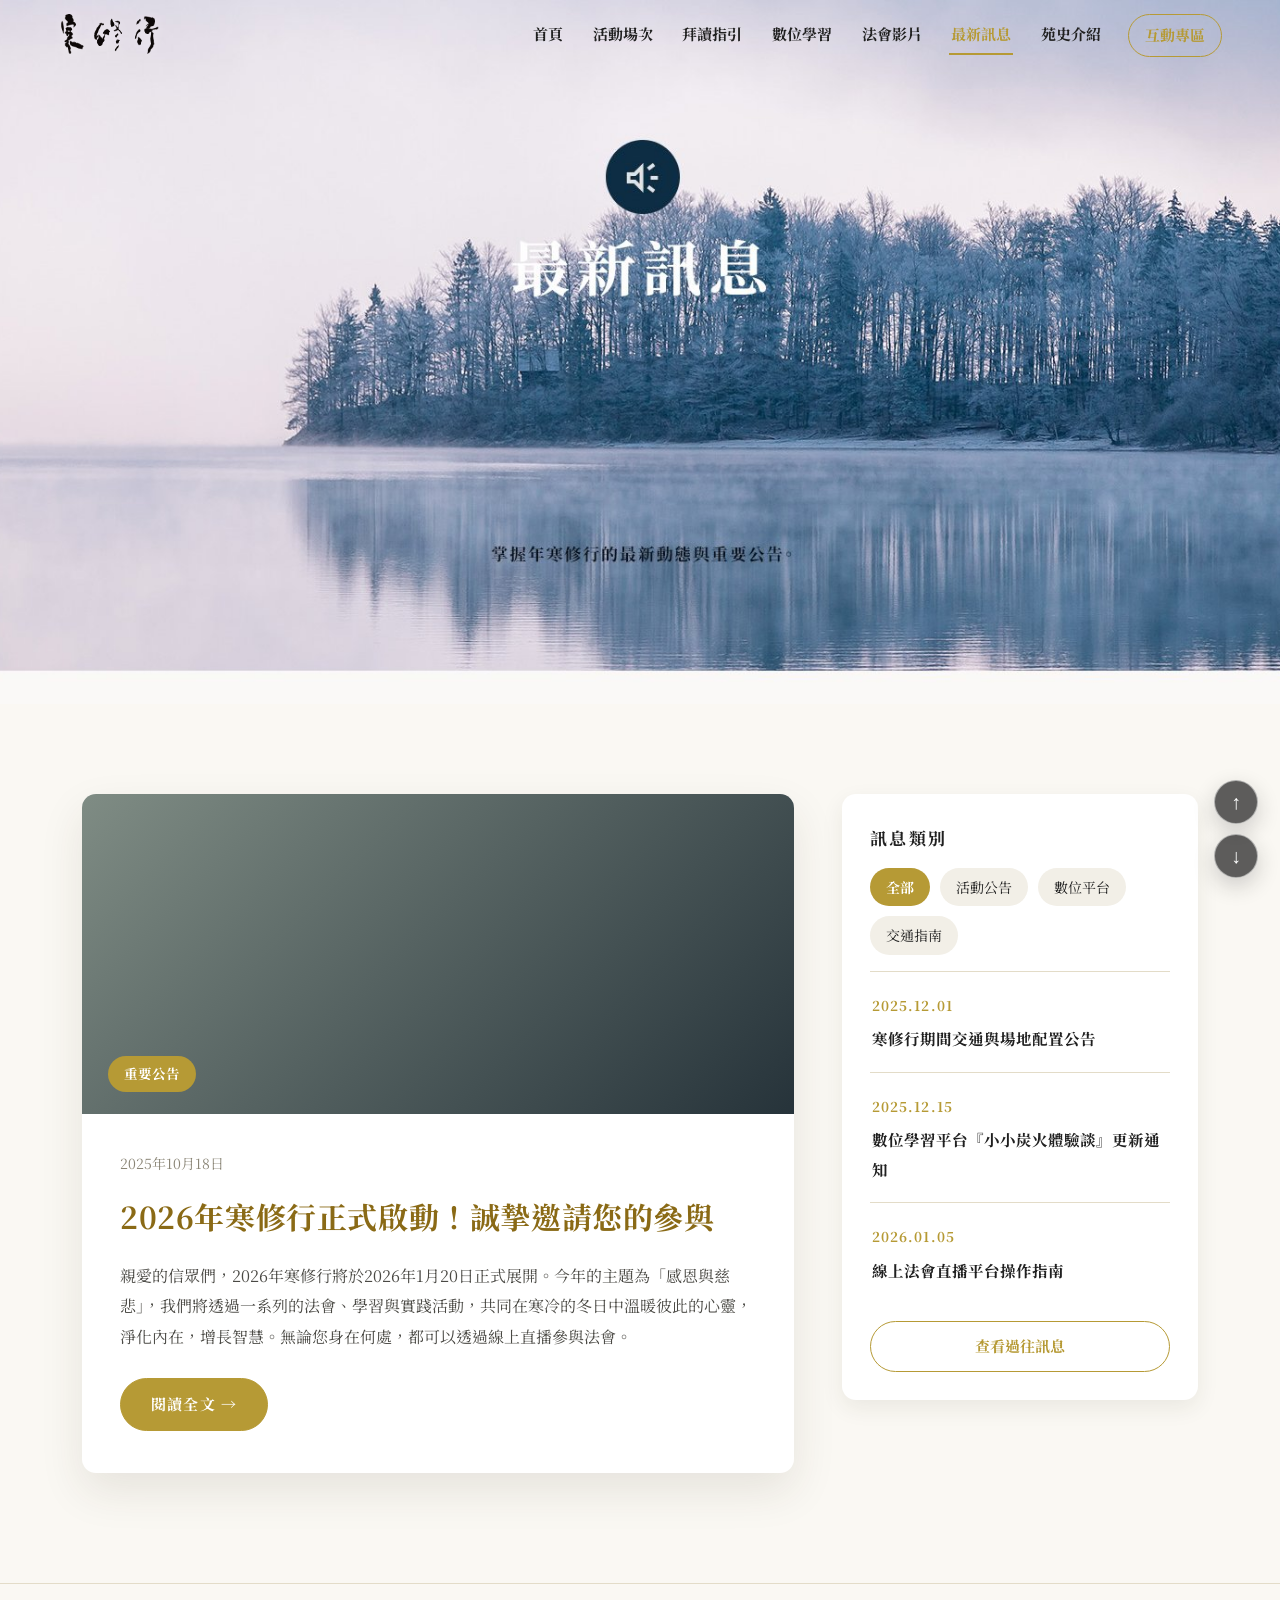
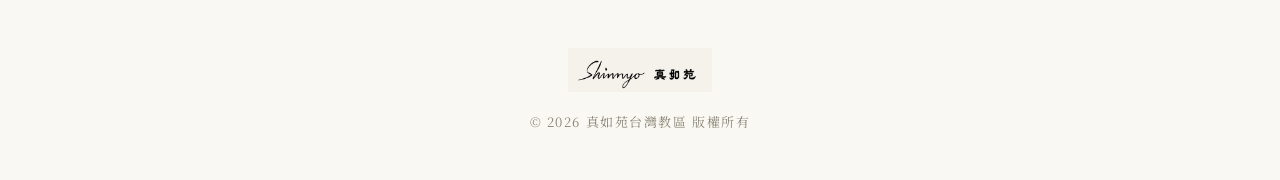
<file: news.html>
<!doctype html>
<html lang="zh-Hant">
  <head>
    <meta charset="utf-8" />
    <meta name="viewport" content="width=device-width, initial-scale=1" />
    <meta http-equiv="Cache-Control" content="no-store, no-cache, must-revalidate, max-age=0" />
    <meta http-equiv="Pragma" content="no-cache" />
    <meta http-equiv="Expires" content="0" />
    <title>最新訊息｜寒修行</title>
    <meta name="description" content="寒修行最新訊息與重要公告，掌握活動公告、數位平台與交通指南的最新動態。" />
    <link rel="icon" href="data:," />
    <link rel="preconnect" href="https://fonts.googleapis.com" />
    <link rel="preconnect" href="https://fonts.gstatic.com" crossorigin />
    <link href="https://fonts.googleapis.com/css2?family=Noto+Serif+TC:wght@400;500;600;700;900&family=Cormorant+Garamond:ital,wght@0,500;0,600;1,500&display=swap" rel="stylesheet" />    <link rel="stylesheet" href="styles.css?v=20260613f" />
  </head>
  <body>
    <header class="site-header">
      <a class="brand" href="index.html"><img loading="eager" decoding="async" src="assets/logo-calligraphy.png" alt="寒修行" /></a>
      <button type="button" class="menu-button" aria-label="開啟選單" aria-expanded="false">☰</button>
      <nav class="site-nav">
        <a href="index.html">首頁</a>
        <a href="schedule.html">活動場次</a>
        <a href="guide.html">拜讀指引</a>
        <a href="elearning.html">數位學習</a>
        <a href="videos.html">法會影片</a>
        <a href="news.html" class="active">最新訊息</a>
        <a href="history.html">苑史介紹</a>
        <a class="nav-external" href="https://angewoo.github.io/wt2026/" target="_blank" rel="noopener noreferrer">互動專區</a>
      </nav>
    </header>

    <main>
      <section class="photo-hero">
        <h1 class="sr-only">最新訊息</h1>
        <p class="sr-only">掌握年寒修行的最新動態與重要公告。</p>
        <img loading="eager" decoding="async" fetchpriority="high" src="assets/hero-news.jpg" alt="最新訊息——湖面晨霧" />
      </section>

      <section class="section reveal">
        <div class="news-layout">
          <article class="news-main">
            <div class="news-cover">
              <span class="tag">重要公告</span>
            </div>
            <div class="news-body">
              <time datetime="2025-10-18">2025年10月18日</time>
              <h2>2026年寒修行正式啟動！誠摯邀請您的參與</h2>
              <p>親愛的信眾們，2026年寒修行將於2026年1月20日正式展開。今年的主題為「感恩與慈悲」，我們將透過一系列的法會、學習與實踐活動，共同在寒冷的冬日中溫暖彼此的心靈，淨化內在，增長智慧。無論您身在何處，都可以透過線上直播參與法會。</p>
              <a class="primary-button" href="#">閱讀全文 →</a>
            </div>
          </article>

          <aside class="news-side">
            <h3>訊息類別</h3>
            <div class="tag-row" data-filter-group data-filter-target=".news-list li">
              <span class="active" data-filter="all" role="button" tabindex="0">全部</span>
              <span data-filter="活動公告" role="button" tabindex="0">活動公告</span>
              <span data-filter="數位平台" role="button" tabindex="0">數位平台</span>
              <span data-filter="交通指南" role="button" tabindex="0">交通指南</span>
            </div>
            <ul class="news-list">
              <li data-cat="交通指南">
                <time datetime="2025-12-01">2025.12.01</time>
                <a href="#">寒修行期間交通與場地配置公告</a>
              </li>
              <li data-cat="數位平台">
                <time datetime="2025-12-15">2025.12.15</time>
                <a href="#">數位學習平台『小小炭火體驗談』更新通知</a>
              </li>
              <li data-cat="數位平台">
                <time datetime="2026-01-05">2026.01.05</time>
                <a href="#">線上法會直播平台操作指南</a>
              </li>
            </ul>
            <a class="ghost-button" href="#">查看過往訊息</a>
          </aside>
        </div>
      </section>
    </main>

    <footer class="site-footer">
      <img loading="lazy" decoding="async" src="assets/brand-dark.png" alt="Shinnyo 真如苑" />
      <small>© 2026 真如苑台灣教區 版權所有</small>
    </footer>

    <div class="floating-scroll" aria-label="頁面快速捲動">
      <button type="button" class="scroll-top" aria-label="回到最上頁">↑</button>
      <button type="button" class="scroll-bottom" aria-label="前往最下頁">↓</button>
    </div>
    <script src="app.js?v=20260613c"></script>
  </body>
</html>
</file>
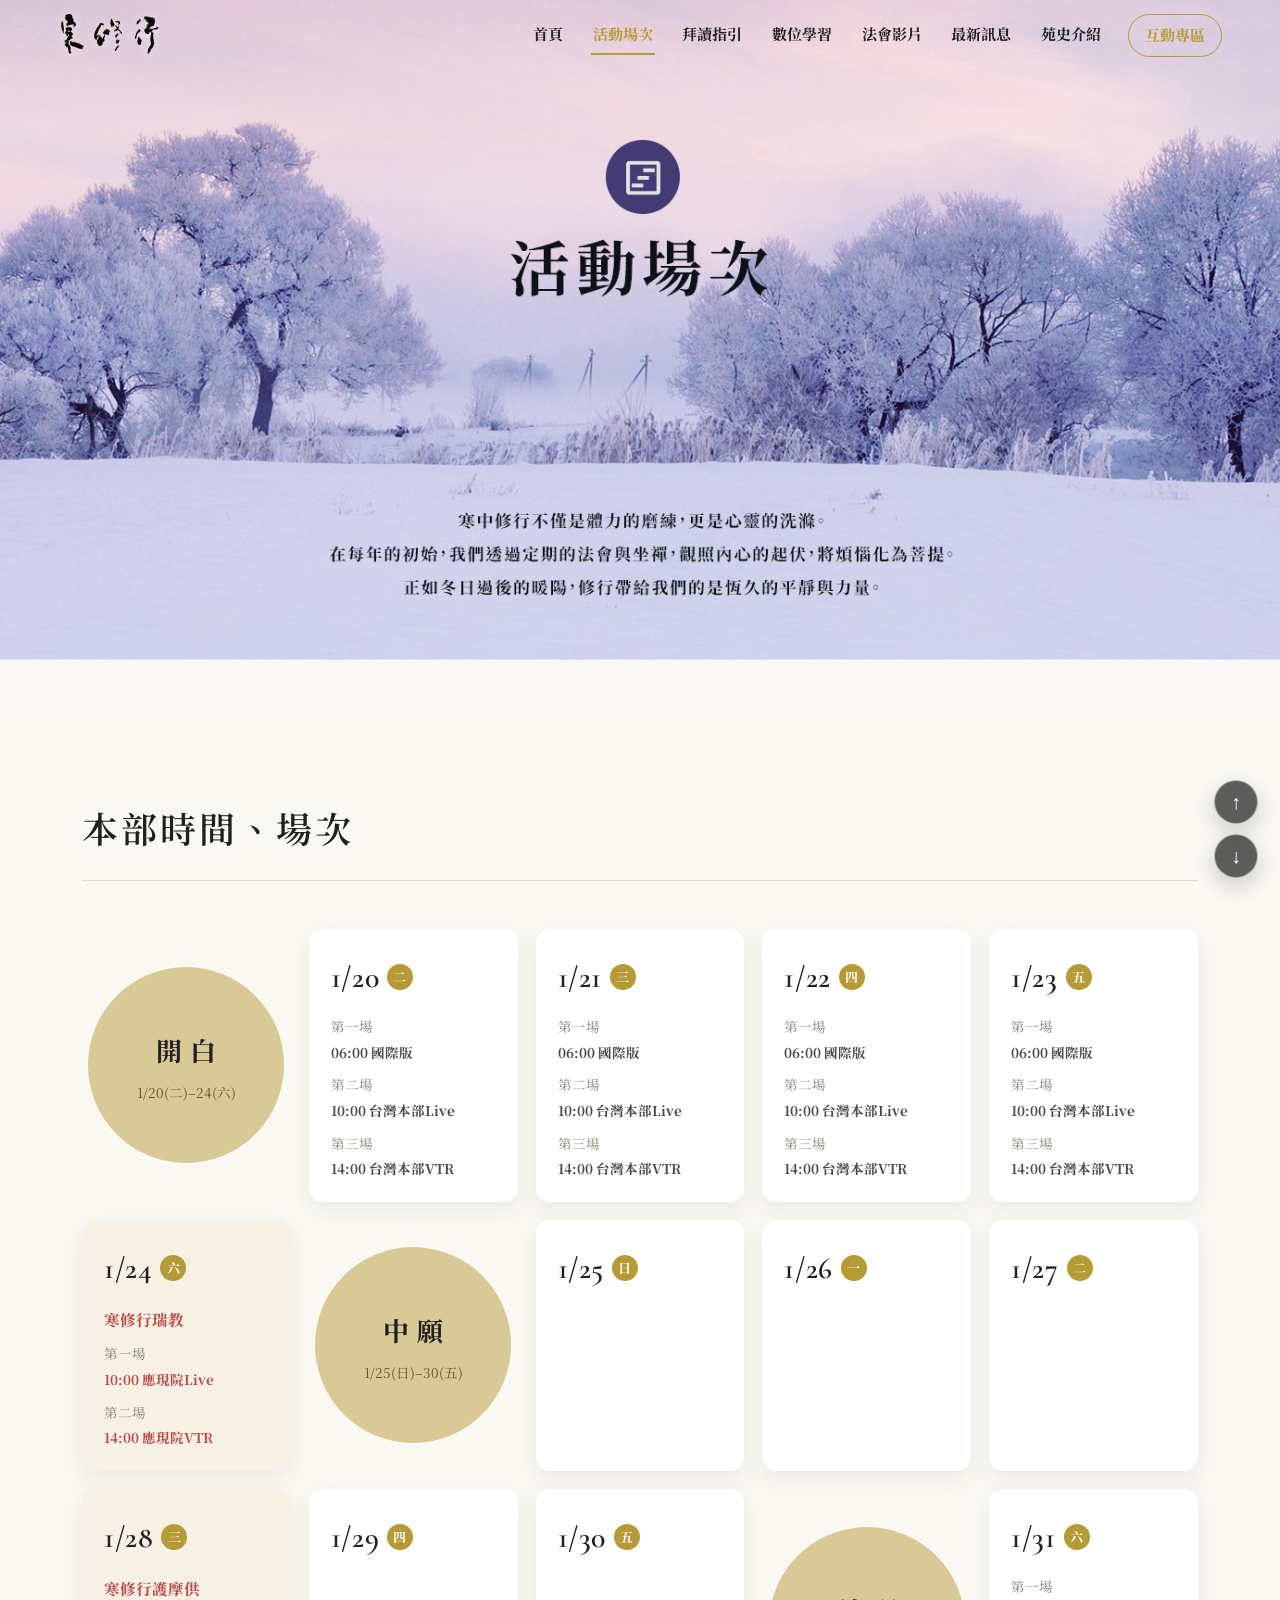
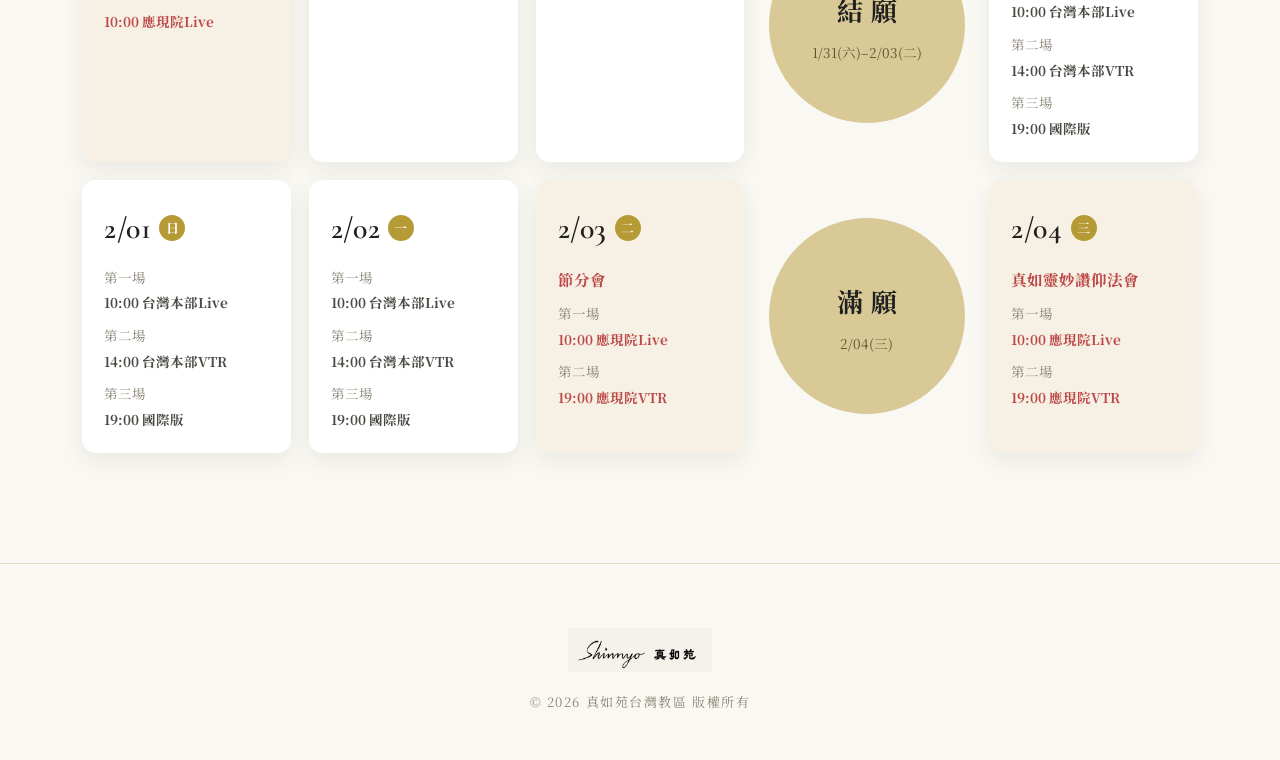
<file: schedule.html>
<!doctype html>
<html lang="zh-Hant">
  <head>
    <meta charset="utf-8" />
    <meta name="viewport" content="width=device-width, initial-scale=1" />
    <meta http-equiv="Cache-Control" content="no-store, no-cache, must-revalidate, max-age=0" />
    <meta http-equiv="Pragma" content="no-cache" />
    <meta http-equiv="Expires" content="0" />
    <title>活動場次｜寒修行</title>
    <meta name="description" content="2026 年寒修行本部各場次時間表，涵蓋開白、中願、結願、滿願，以及寒修行瑞教、護摩供、節分會與真如靈妙讚仰法會。" />
    <link rel="icon" href="data:," />
    <link rel="preconnect" href="https://fonts.googleapis.com" />
    <link rel="preconnect" href="https://fonts.gstatic.com" crossorigin />
    <link href="https://fonts.googleapis.com/css2?family=Noto+Serif+TC:wght@400;500;600;700;900&family=Cormorant+Garamond:ital,wght@0,500;0,600;1,500&display=swap" rel="stylesheet" />    <link rel="stylesheet" href="styles.css?v=20260613f" />
  </head>
  <body>
    <header class="site-header">
      <a class="brand" href="index.html"><img loading="eager" decoding="async" src="assets/logo-calligraphy.png" alt="寒修行" /></a>
      <button type="button" class="menu-button" aria-label="開啟選單" aria-expanded="false">☰</button>
      <nav class="site-nav">
        <a href="index.html">首頁</a>
        <a href="schedule.html" class="active">活動場次</a>
        <a href="guide.html">拜讀指引</a>
        <a href="elearning.html">數位學習</a>
        <a href="videos.html">法會影片</a>
        <a href="news.html">最新訊息</a>
        <a href="history.html">苑史介紹</a>
        <a class="nav-external" href="https://angewoo.github.io/wt2026/" target="_blank" rel="noopener noreferrer">互動專區</a>
      </nav>
    </header>

    <main>
      <section class="photo-hero">
        <h1 class="sr-only">活動場次</h1>
        <p class="sr-only">寒中修行不僅是體力的磨練，更是心靈的洗滌。在每年的初始，我們透過定期的法會與坐禪，觀照內心的起伏，將煩惱化為菩提。正如冬日過後的暖陽，修行帶給我們的是恆久的平靜與力量。</p>
        <img loading="eager" decoding="async" fetchpriority="high" src="assets/hero-schedule.jpg" alt="活動場次——霧凇雪原" />
      </section>

      <section class="section reveal">
        <div class="section-heading">
          <h2>本部時間、場次</h2>
        </div>

        <div class="calendar">
          <!-- 第一列 -->
          <div class="phase">
            <strong>開白</strong>
            <span>1/20(二)–24(六)</span>
          </div>
          <div class="day">
            <div class="date">1/20 <span class="dow">二</span></div>
            <dl>
              <dt>第一場</dt><dd>06:00 國際版</dd>
              <dt>第二場</dt><dd>10:00 台灣本部Live</dd>
              <dt>第三場</dt><dd>14:00 台灣本部VTR</dd>
            </dl>
          </div>
          <div class="day">
            <div class="date">1/21 <span class="dow">三</span></div>
            <dl>
              <dt>第一場</dt><dd>06:00 國際版</dd>
              <dt>第二場</dt><dd>10:00 台灣本部Live</dd>
              <dt>第三場</dt><dd>14:00 台灣本部VTR</dd>
            </dl>
          </div>
          <div class="day">
            <div class="date">1/22 <span class="dow">四</span></div>
            <dl>
              <dt>第一場</dt><dd>06:00 國際版</dd>
              <dt>第二場</dt><dd>10:00 台灣本部Live</dd>
              <dt>第三場</dt><dd>14:00 台灣本部VTR</dd>
            </dl>
          </div>
          <div class="day">
            <div class="date">1/23 <span class="dow">五</span></div>
            <dl>
              <dt>第一場</dt><dd>06:00 國際版</dd>
              <dt>第二場</dt><dd>10:00 台灣本部Live</dd>
              <dt>第三場</dt><dd>14:00 台灣本部VTR</dd>
            </dl>
          </div>

          <!-- 第二列 -->
          <div class="day special">
            <div class="date">1/24 <span class="dow">六</span></div>
            <p class="event-name">寒修行瑞教</p>
            <dl>
              <dt>第一場</dt><dd>10:00 應現院Live</dd>
              <dt>第二場</dt><dd>14:00 應現院VTR</dd>
            </dl>
          </div>
          <div class="phase">
            <strong>中願</strong>
            <span>1/25(日)–30(五)</span>
          </div>
          <div class="day">
            <div class="date">1/25 <span class="dow">日</span></div>
          </div>
          <div class="day">
            <div class="date">1/26 <span class="dow">一</span></div>
          </div>
          <div class="day">
            <div class="date">1/27 <span class="dow">二</span></div>
          </div>

          <!-- 第三列 -->
          <div class="day special">
            <div class="date">1/28 <span class="dow">三</span></div>
            <p class="event-name">寒修行護摩供</p>
            <dl>
              <dd>10:00 應現院Live</dd>
            </dl>
          </div>
          <div class="day">
            <div class="date">1/29 <span class="dow">四</span></div>
          </div>
          <div class="day">
            <div class="date">1/30 <span class="dow">五</span></div>
          </div>
          <div class="phase">
            <strong>結願</strong>
            <span>1/31(六)–2/03(二)</span>
          </div>
          <div class="day">
            <div class="date">1/31 <span class="dow">六</span></div>
            <dl>
              <dt>第一場</dt><dd>10:00 台灣本部Live</dd>
              <dt>第二場</dt><dd>14:00 台灣本部VTR</dd>
              <dt>第三場</dt><dd>19:00 國際版</dd>
            </dl>
          </div>

          <!-- 第四列 -->
          <div class="day">
            <div class="date">2/01 <span class="dow">日</span></div>
            <dl>
              <dt>第一場</dt><dd>10:00 台灣本部Live</dd>
              <dt>第二場</dt><dd>14:00 台灣本部VTR</dd>
              <dt>第三場</dt><dd>19:00 國際版</dd>
            </dl>
          </div>
          <div class="day">
            <div class="date">2/02 <span class="dow">一</span></div>
            <dl>
              <dt>第一場</dt><dd>10:00 台灣本部Live</dd>
              <dt>第二場</dt><dd>14:00 台灣本部VTR</dd>
              <dt>第三場</dt><dd>19:00 國際版</dd>
            </dl>
          </div>
          <div class="day special">
            <div class="date">2/03 <span class="dow">二</span></div>
            <p class="event-name">節分會</p>
            <dl>
              <dt>第一場</dt><dd>10:00 應現院Live</dd>
              <dt>第二場</dt><dd>19:00 應現院VTR</dd>
            </dl>
          </div>
          <div class="phase">
            <strong>滿願</strong>
            <span>2/04(三)</span>
          </div>
          <div class="day special">
            <div class="date">2/04 <span class="dow">三</span></div>
            <p class="event-name">真如靈妙讚仰法會</p>
            <dl>
              <dt>第一場</dt><dd>10:00 應現院Live</dd>
              <dt>第二場</dt><dd>19:00 應現院VTR</dd>
            </dl>
          </div>
        </div>
      </section>
    </main>

    <footer class="site-footer">
      <img loading="lazy" decoding="async" src="assets/brand-dark.png" alt="Shinnyo 真如苑" />
      <small>© 2026 真如苑台灣教區 版權所有</small>
    </footer>

    <div class="floating-scroll" aria-label="頁面快速捲動">
      <button type="button" class="scroll-top" aria-label="回到最上頁">↑</button>
      <button type="button" class="scroll-bottom" aria-label="前往最下頁">↓</button>
    </div>
    <script src="app.js?v=20260613c"></script>
  </body>
</html>
</file>
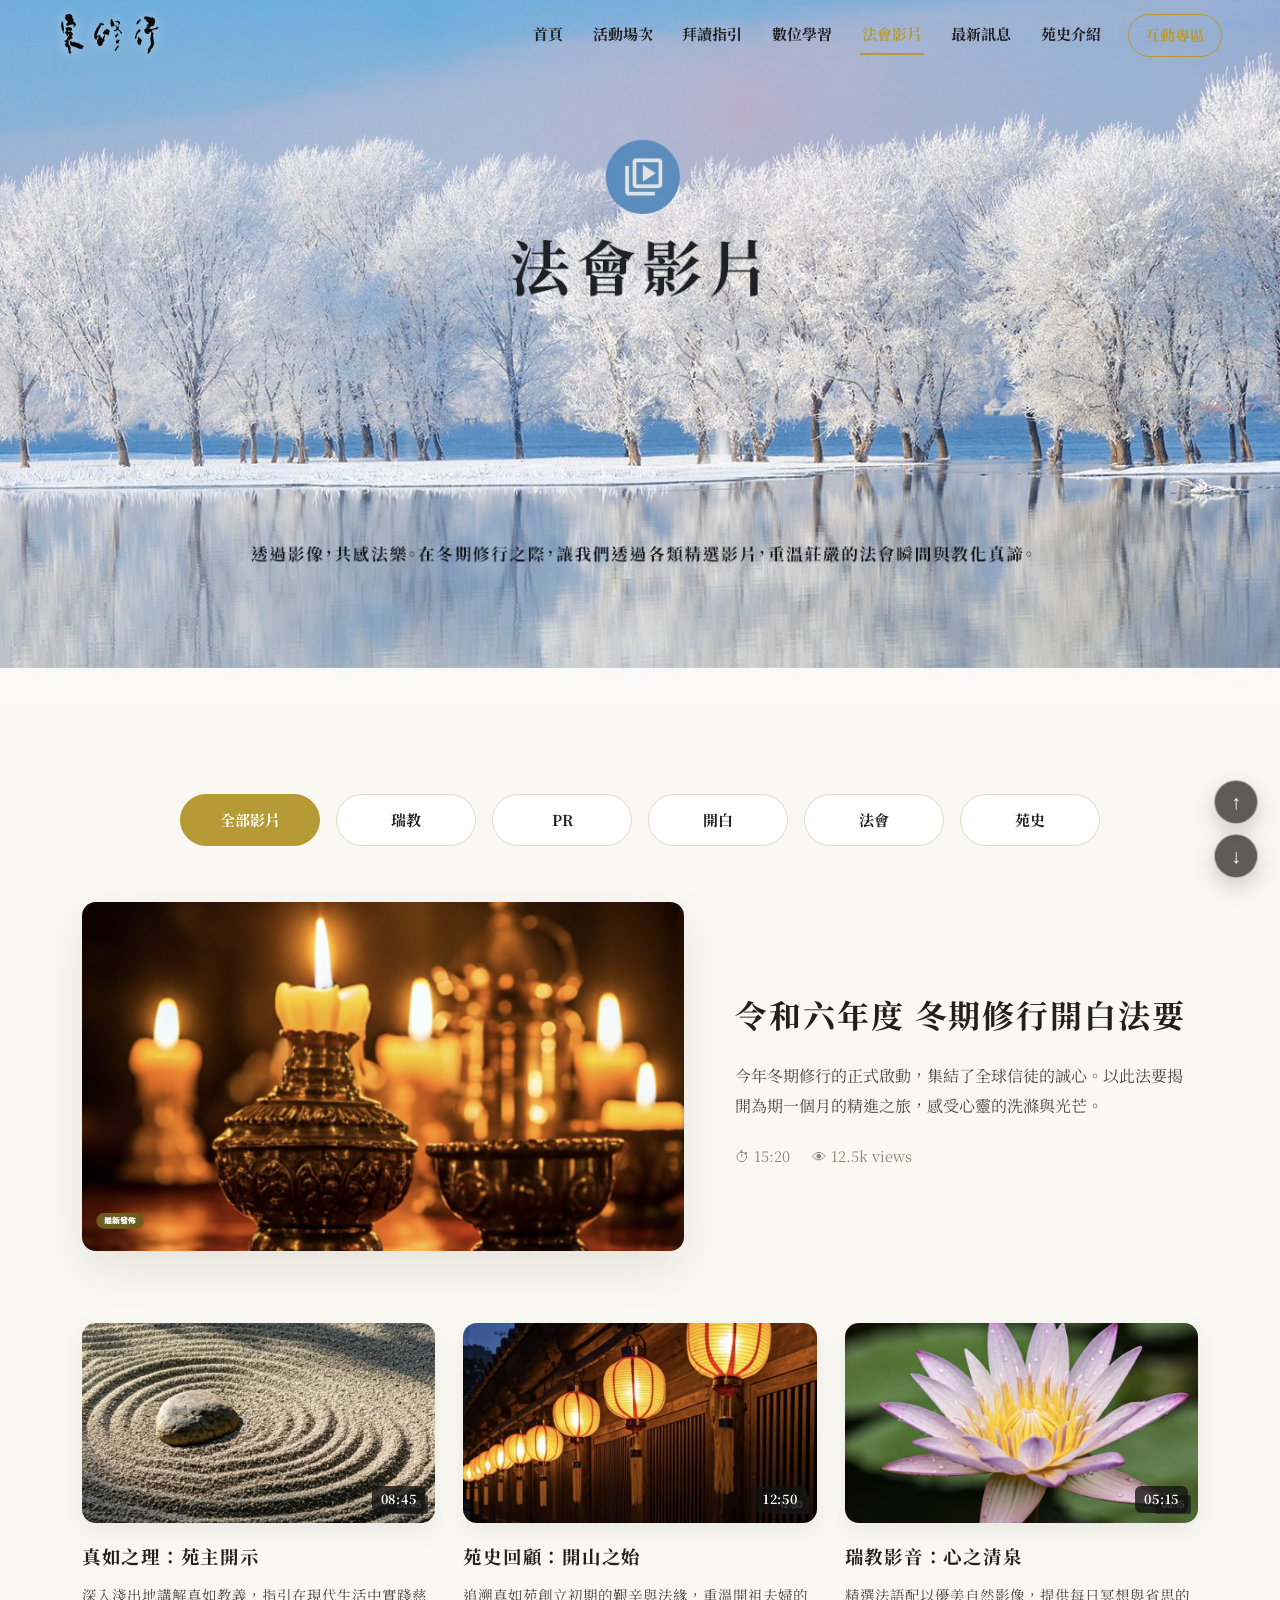
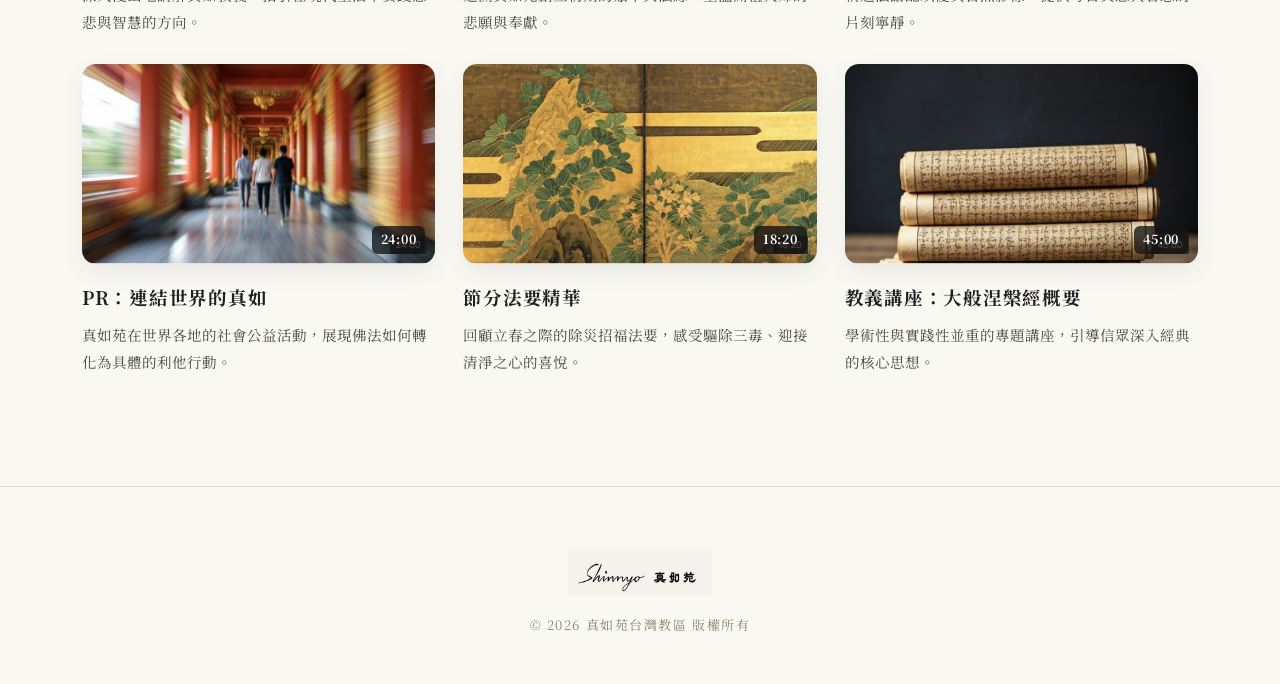
<file: videos.html>
<!doctype html>
<html lang="zh-Hant">
  <head>
    <meta charset="utf-8" />
    <meta name="viewport" content="width=device-width, initial-scale=1" />
    <meta http-equiv="Cache-Control" content="no-store, no-cache, must-revalidate, max-age=0" />
    <meta http-equiv="Pragma" content="no-cache" />
    <meta http-equiv="Expires" content="0" />
    <title>法會影片｜寒修行</title>
    <meta name="description" content="寒修行法會影片精選，含令和六年度冬期修行開白法要、瑞教影音、節分法要精華與大般涅槃經教義講座。" />
    <link rel="icon" href="data:," />
    <link rel="preconnect" href="https://fonts.googleapis.com" />
    <link rel="preconnect" href="https://fonts.gstatic.com" crossorigin />
    <link href="https://fonts.googleapis.com/css2?family=Noto+Serif+TC:wght@400;500;600;700;900&family=Cormorant+Garamond:ital,wght@0,500;0,600;1,500&display=swap" rel="stylesheet" />    <link rel="stylesheet" href="styles.css?v=20260613f" />
  </head>
  <body>
    <header class="site-header">
      <a class="brand" href="index.html"><img loading="eager" decoding="async" src="assets/logo-calligraphy.png" alt="寒修行" /></a>
      <button type="button" class="menu-button" aria-label="開啟選單" aria-expanded="false">☰</button>
      <nav class="site-nav">
        <a href="index.html">首頁</a>
        <a href="schedule.html">活動場次</a>
        <a href="guide.html">拜讀指引</a>
        <a href="elearning.html">數位學習</a>
        <a href="videos.html" class="active">法會影片</a>
        <a href="news.html">最新訊息</a>
        <a href="history.html">苑史介紹</a>
        <a class="nav-external" href="https://angewoo.github.io/wt2026/" target="_blank" rel="noopener noreferrer">互動專區</a>
      </nav>
    </header>

    <main>
      <section class="photo-hero">
        <h1 class="sr-only">法會影片</h1>
        <p class="sr-only">透過影像，共感法樂。在冬期修行之際，讓我們透過各類精選影片，重溫莊嚴的法會瞬間與教化真諦。</p>
        <img loading="eager" decoding="async" fetchpriority="high" src="assets/hero-videos.jpg" alt="法會影片——湖畔霧凇雪景" />
      </section>

      <section class="section reveal">
        <ul class="pill-tabs" data-filter-group data-filter-target="[data-cat]">
          <li><span class="active" data-filter="all" role="button" tabindex="0">全部影片</span></li>
          <li><span data-filter="瑞教" role="button" tabindex="0">瑞教</span></li>
          <li><span data-filter="PR" role="button" tabindex="0">PR</span></li>
          <li><span data-filter="開白" role="button" tabindex="0">開白</span></li>
          <li><span data-filter="法會" role="button" tabindex="0">法會</span></li>
          <li><span data-filter="苑史" role="button" tabindex="0">苑史</span></li>
        </ul>

        <div class="featured-video" data-cat="開白">
          <img loading="lazy" decoding="async" src="assets/vid-featured.jpg" alt="法會燭光" />
          <div>
            <h2>令和六年度 冬期修行開白法要</h2>
            <p>今年冬期修行的正式啟動，集結了全球信徒的誠心。以此法要揭開為期一個月的精進之旅，感受心靈的洗滌與光芒。</p>
            <div class="meta">
              <span>&#x23F1;&#xFE0E; 15:20</span>
              <span>&#x1F441;&#xFE0E; 12.5k views</span>
            </div>
          </div>
        </div>

        <div class="video-grid">
          <article data-cat="瑞教">
            <div class="thumb">
              <img loading="lazy" decoding="async" src="assets/vid-1.jpg" alt="枯山水沙紋" />
              <span class="duration">08:45</span>
            </div>
            <h3>真如之理：苑主開示</h3>
            <p>深入淺出地講解真如教義，指引在現代生活中實踐慈悲與智慧的方向。</p>
          </article>
          <article data-cat="苑史">
            <div class="thumb">
              <img loading="lazy" decoding="async" src="assets/vid-2.jpg" alt="夜晚的燈籠" />
              <span class="duration">12:50</span>
            </div>
            <h3>苑史回顧：開山之始</h3>
            <p>追溯真如苑創立初期的艱辛與法緣，重溫開祖夫婦的悲願與奉獻。</p>
          </article>
          <article data-cat="瑞教">
            <div class="thumb">
              <img loading="lazy" decoding="async" src="assets/vid-3.jpg" alt="盛開的蓮花" />
              <span class="duration">05:15</span>
            </div>
            <h3>瑞教影音：心之清泉</h3>
            <p>精選法語配以優美自然影像，提供每日冥想與省思的片刻寧靜。</p>
          </article>
          <article data-cat="PR">
            <div class="thumb">
              <img loading="lazy" decoding="async" src="assets/vid-4.jpg" alt="寺院迴廊" />
              <span class="duration">24:00</span>
            </div>
            <h3>PR：連結世界的真如</h3>
            <p>真如苑在世界各地的社會公益活動，展現佛法如何轉化為具體的利他行動。</p>
          </article>
          <article data-cat="法會">
            <div class="thumb">
              <img loading="lazy" decoding="async" src="assets/vid-5.jpg" alt="古典屏風繪畫" />
              <span class="duration">18:20</span>
            </div>
            <h3>節分法要精華</h3>
            <p>回顧立春之際的除災招福法要，感受驅除三毒、迎接清淨之心的喜悅。</p>
          </article>
          <article data-cat="法會">
            <div class="thumb">
              <img loading="lazy" decoding="async" src="assets/vid-6.jpg" alt="經卷" />
              <span class="duration">45:00</span>
            </div>
            <h3>教義講座：大般涅槃經概要</h3>
            <p>學術性與實踐性並重的專題講座，引導信眾深入經典的核心思想。</p>
          </article>
        </div>
      </section>
    </main>

    <footer class="site-footer">
      <img loading="lazy" decoding="async" src="assets/brand-dark.png" alt="Shinnyo 真如苑" />
      <small>© 2026 真如苑台灣教區 版權所有</small>
    </footer>

    <div class="floating-scroll" aria-label="頁面快速捲動">
      <button type="button" class="scroll-top" aria-label="回到最上頁">↑</button>
      <button type="button" class="scroll-bottom" aria-label="前往最下頁">↓</button>
    </div>
    <script src="app.js?v=20260613c"></script>
  </body>
</html>
</file>
<file: styles.css>
/* ============================================================
   寒修行｜真如苑 — 2026 重新設計版
   文字版面系統（取代整頁圖片）
   Palette: gold #b69a35 / #d4af37, ink #202020, paper #faf8f3
   ============================================================ */

:root {
  --ink: #202020;
  --body: #4a4944;
  --muted: #8a8576;
  --line: #e3dcc8;
  --gold: #b69a35;
  --gold-bright: #d4af37;
  --gold-soft: #d8c996;
  --deep: #6f681b;
  --paper: #faf8f3;
  --soft: #f2efe7;
  --card: #ffffff;
  --red: #bd4848;
  --shadow: 0 18px 44px rgba(55, 45, 25, 0.10);
  --shadow-sm: 0 8px 22px rgba(55, 45, 25, 0.08);
  --radius: 14px;
  --serif: "Noto Serif TC", "Songti TC", "PingFang TC", serif;
  --display: "Cormorant Garamond", Georgia, "Times New Roman", serif;
}

* { box-sizing: border-box; }

html { scroll-behavior: smooth; scroll-padding-top: 84px; }

@media (prefers-reduced-motion: reduce) {
  html { scroll-behavior: auto; }
  * { animation-duration: 0.001ms !important; transition-duration: 0.001ms !important; }
}

:focus-visible {
  outline: 2px solid var(--gold);
  outline-offset: 3px;
  border-radius: 3px;
}

body {
  margin: 0;
  background: var(--paper);
  color: var(--ink);
  font-family: var(--serif);
  line-height: 1.9;
  -webkit-font-smoothing: antialiased;
}

a { color: inherit; text-decoration: none; }
img { max-width: 100%; display: block; }
h1, h2, h3, h4, p { margin: 0; }
h1, h2, h3 { text-wrap: balance; }

.sr-only {
  position: absolute;
  width: 1px; height: 1px;
  margin: -1px; padding: 0;
  overflow: hidden;
  clip: rect(0 0 0 0);
  white-space: nowrap;
  border: 0;
}

/* ---------- 共用頁首 ---------- */

.site-header {
  position: fixed;
  top: 0;
  left: 0;
  right: 0;
  z-index: 50;
  display: flex;
  align-items: center;
  gap: 18px;
  padding: 14px clamp(20px, 4.5vw, 70px);
  transition: padding 0.25s ease, background-color 0.25s ease, box-shadow 0.25s ease, backdrop-filter 0.25s ease;
}

.site-header.scrolled {
  padding-top: 9px;
  padding-bottom: 9px;
  background: rgba(250, 248, 243, 0.92);
  backdrop-filter: blur(10px);
  box-shadow: 0 2px 20px rgba(55, 45, 25, 0.09);
  border-bottom: 1px solid var(--line);
}

.brand { display: inline-flex; align-items: center; }
.brand img {
  height: 42px;
  width: auto;
  transition: height 0.25s ease, filter 0.25s ease;
  filter: drop-shadow(0 1px 6px rgba(255, 255, 255, 0.55));
}

.site-header.scrolled .brand img {
  height: 36px;
  filter: none;
}

.site-nav {
  display: flex;
  align-items: center;
  margin-left: auto;
  gap: clamp(14px, 2vw, 30px);
  font-size: 15px;
  font-weight: 700;
}

.site-nav a {
  padding: 4px 2px;
  border-bottom: 2px solid transparent;
  transition: color 0.2s ease, border-color 0.2s ease;
  white-space: nowrap;
}

.site-nav a:hover { color: var(--gold); }

.site-nav a.active {
  color: var(--gold);
  border-bottom-color: var(--gold);
}

.site-nav a.nav-external {
  border: 1px solid var(--gold);
  border-radius: 999px;
  padding: 6px 16px;
  color: var(--gold);
}

.site-nav a.nav-external:hover {
  background: var(--gold);
  color: #fff;
}

.menu-button {
  display: none;
  position: relative;
  margin-left: auto;
  height: 44px;
  width: 44px;
  padding: 0;
  border: 1px solid rgba(255, 255, 255, 0.55);
  border-radius: 12px;
  background: rgba(36, 32, 24, 0.82);
  box-shadow: 0 4px 14px rgba(32, 28, 18, 0.25);
  cursor: pointer;
  font-size: 0; /* 隱藏 ☰ 文字，改用 CSS 繪製，避免字型缺字 */
  -webkit-tap-highlight-color: transparent;
}

/* CSS 繪製的三條漢堡線（高對比，不依賴字型） */
.menu-button::before {
  content: "";
  position: absolute;
  left: 50%;
  top: 50%;
  width: 19px;
  height: 2px;
  background: #fff;
  border-radius: 2px;
  transform: translate(-50%, -50%);
  box-shadow: 0 -6px 0 #fff, 0 6px 0 #fff;
  transition: box-shadow 0.2s ease, transform 0.2s ease;
}

.site-header.scrolled .menu-button {
  background: rgba(40, 36, 28, 0.82);
  border-color: rgba(255, 255, 255, 0.35);
}

/* ---------- 共用頁尾 ---------- */

.site-footer {
  margin-top: clamp(60px, 9vw, 110px);
  border-top: 1px solid var(--line);
  background: var(--paper);
  color: var(--muted);
  text-align: center;
  padding: 64px 24px 46px;
}

.site-footer img {
  height: 44px;
  width: auto;
  margin: 0 auto 18px;
  mix-blend-mode: multiply;
}

.site-footer small {
  display: block;
  font-size: 13px;
  letter-spacing: 0.12em;
}

.site-footer.dark {
  border-top: 0;
  background: #211d14;
  color: rgba(255, 255, 255, 0.78);
}

.site-footer.dark img { mix-blend-mode: normal; }

/* ---------- 滿版大圖 Hero（與設計稿一致） ---------- */

.photo-hero {
  position: relative;
  width: 100%;
  /* 與首頁大圖相同的比例框（1920 × 1056），各頁尺寸一致 */
  aspect-ratio: 1920 / 1056;
  overflow: hidden;
}

.photo-hero > img {
  display: block;
  width: 100%;
  height: 100%;
  object-fit: cover;
  object-position: center;
}

.photo-hero .hero-hotspot {
  position: absolute;
  left: 42%;
  top: 84%;
  width: 16%;
  height: 12%;
  display: block;
  overflow: hidden;
  text-indent: -9999px;
}

.photo-hero .hero-hotspot:focus-visible {
  outline: 2px solid var(--gold);
  outline-offset: 2px;
}

/* ---------- 通用區塊 ---------- */

.section {
  max-width: 1180px;
  margin: 0 auto;
  padding: clamp(56px, 7vw, 100px) clamp(20px, 4vw, 32px) 0;
}

.section-heading {
  display: flex;
  align-items: baseline;
  gap: 24px;
  border-bottom: 1px solid var(--line);
  padding-bottom: 18px;
  margin-bottom: clamp(30px, 4vw, 48px);
}

.section-heading h2 {
  font-size: clamp(26px, 3vw, 36px);
  font-weight: 600;
  letter-spacing: 0.08em;
  color: var(--ink);
  white-space: nowrap;
}

.section-heading p { color: var(--muted); font-size: 15px; }

.center { text-align: center; }

.eyebrow {
  color: var(--gold);
  font-size: 14px;
  font-weight: 700;
  letter-spacing: 0.3em;
  margin-bottom: 14px;
}

.lead { color: var(--body); }

.pill-tabs {
  display: flex;
  flex-wrap: wrap;
  justify-content: center;
  gap: 16px;
  margin: 0 0 clamp(34px, 5vw, 56px);
  padding: 0;
  list-style: none;
}

.pill-tabs a, .pill-tabs span {
  display: inline-block;
  min-width: 140px;
  text-align: center;
  padding: 11px 26px;
  border: 1px solid var(--line);
  border-radius: 999px;
  background: var(--card);
  font-weight: 700;
  font-size: 15px;
  cursor: pointer;
  transition: all 0.2s ease;
}

.pill-tabs .active,
.pill-tabs a:hover, .pill-tabs span:hover {
  background: var(--gold);
  border-color: var(--gold);
  color: #fff;
}

.primary-button, button.primary-button {
  display: inline-block;
  background: var(--gold);
  border: 1px solid var(--gold);
  border-radius: 999px;
  color: #fff;
  font-family: inherit;
  font-size: 15px;
  font-weight: 700;
  letter-spacing: 0.08em;
  padding: 11px 30px;
  cursor: pointer;
  transition: background 0.2s ease;
}

.primary-button:hover { background: #a4882a; }

.ghost-button {
  display: inline-block;
  border: 1px solid var(--gold);
  border-radius: 999px;
  color: var(--gold);
  font-weight: 700;
  font-size: 15px;
  padding: 10px 28px;
  cursor: pointer;
  background: transparent;
  font-family: inherit;
  transition: all 0.2s ease;
}

.ghost-button:hover { background: var(--gold); color: #fff; }

/* ============================================================
   首頁
   ============================================================ */

/* 培育靈性 */

.intro-split {
  display: grid;
  grid-template-columns: 1fr 1fr;
  gap: clamp(30px, 5vw, 70px);
  align-items: center;
}

.intro-split h2 {
  font-size: clamp(28px, 3.4vw, 40px);
  font-weight: 600;
  letter-spacing: 0.06em;
  margin-bottom: 20px;
}

.intro-split img {
  border-radius: var(--radius);
  box-shadow: var(--shadow);
}

.step-grid {
  display: grid;
  grid-template-columns: repeat(3, 1fr);
  gap: 26px;
  margin-top: clamp(36px, 5vw, 56px);
}

.step-grid article {
  background: var(--card);
  border-radius: var(--radius);
  box-shadow: var(--shadow-sm);
  padding: 38px 34px;
  border-top: 3px solid var(--gold-soft);
}

.step-grid h3 {
  font-size: 22px;
  letter-spacing: 0.2em;
  color: var(--gold);
  margin-bottom: 14px;
}

.step-grid p { color: var(--body); font-size: 15px; }

/* 慈悲利他 */

.vow-split {
  display: grid;
  grid-template-columns: 0.85fr 1.15fr;
  gap: clamp(30px, 5vw, 70px);
  align-items: center;
}

.vow-split img {
  border-radius: var(--radius);
  box-shadow: var(--shadow);
  width: 100%;
}

.vow-split h2 {
  font-size: clamp(28px, 3.4vw, 40px);
  font-weight: 600;
  letter-spacing: 0.06em;
  margin-bottom: 20px;
}

.vow-section p { max-width: 760px; }
.vow-section p + p { margin-top: 14px; }

.vow-quote {
  margin: clamp(40px, 6vw, 64px) auto 0;
  max-width: 760px;
  background: #fff6df;
  border-left: 4px solid var(--gold);
  border-radius: 10px;
  color: #8a6a16;
  font-size: clamp(17px, 1.6vw, 21px);
  letter-spacing: 0.1em;
  text-align: center;
  padding: 26px 34px;
}

/* 嶄新的開始 */

.renew-banner {
  margin-top: clamp(56px, 7vw, 100px);
  background:
    linear-gradient(120deg, rgba(38, 42, 52, 0.72) 0%, rgba(64, 58, 40, 0.6) 100%),
    url("assets/banner-skier.jpg") left center / cover no-repeat;
  color: #fff;
  text-align: center;
  padding: clamp(64px, 9vw, 120px) 24px;
}

.renew-banner h2 {
  font-size: clamp(26px, 3.4vw, 40px);
  font-weight: 600;
  letter-spacing: 0.14em;
  margin-bottom: 26px;
}

.renew-banner p {
  color: rgba(255, 255, 255, 0.88);
  max-width: 820px;
  margin: 0 auto;
}

/* 活動時程（首頁） */

.schedule-strip {
  margin-top: clamp(56px, 7vw, 100px);
  background:
    linear-gradient(180deg, rgba(250, 244, 224, 0.55) 0%, rgba(244, 222, 168, 0.35) 100%),
    url("assets/goldmtn-strip.jpg") center / cover no-repeat;
  padding: clamp(56px, 7vw, 96px) clamp(20px, 4vw, 32px);
}

.schedule-strip .inner { max-width: 1180px; margin: 0 auto; text-align: center; }

.schedule-strip h2 {
  font-size: clamp(28px, 3.4vw, 40px);
  letter-spacing: 0.2em;
  font-weight: 600;
}

.schedule-strip .lead { margin-top: 16px; color: #574e34; }
.schedule-strip .phase-grid { text-align: left; }
.schedule-strip + .join-section { margin-top: 0; }

.phase-grid {
  display: grid;
  grid-template-columns: repeat(4, 1fr);
  gap: 22px;
  margin-top: clamp(34px, 5vw, 52px);
}

.phase-grid article {
  background: var(--card);
  border-radius: var(--radius);
  box-shadow: var(--shadow-sm);
  padding: 30px 28px;
}

.phase-grid .num {
  display: block;
  font-family: var(--display);
  font-size: 34px;
  font-weight: 600;
  font-style: italic;
  color: var(--gold-soft);
  letter-spacing: 0.06em;
}

.phase-grid h3 {
  font-size: 24px;
  letter-spacing: 0.3em;
  margin: 6px 0 4px;
}

.phase-grid .range {
  display: block;
  color: var(--muted);
  font-size: 14px;
  margin-bottom: 16px;
}

.phase-grid .event {
  border-left: 2px solid var(--gold-soft);
  padding-left: 14px;
  font-size: 14.5px;
  color: var(--body);
}

.phase-grid .event span { display: block; }

.phase-grid .highlight {
  background: var(--deep);
  color: #fff;
}

.phase-grid .highlight .num { color: rgba(255, 255, 255, 0.4); }
.phase-grid .highlight .range { color: rgba(255, 255, 255, 0.65); }
.phase-grid .highlight .event { color: rgba(255, 255, 255, 0.92); border-color: rgba(255, 255, 255, 0.4); }

/* 參與方式 */

.join-section {
  margin-top: clamp(56px, 7vw, 100px);
  background: linear-gradient(180deg, var(--soft) 0%, var(--paper) 100%);
  border-top: 1px solid var(--line);
  border-bottom: 1px solid var(--line);
  padding: clamp(56px, 7vw, 96px) clamp(20px, 4vw, 32px);
}

.join-section .inner { max-width: 1180px; margin: 0 auto; }

.join-section h2 {
  font-size: clamp(28px, 3.4vw, 40px);
  letter-spacing: 0.2em;
  font-weight: 600;
  text-align: center;
  margin-bottom: 20px;
}

.join-section .lead { text-align: center; }
.join-section .lead p { margin: 2px 0; }

.join-grid {
  display: grid;
  grid-template-columns: repeat(3, 1fr);
  gap: 26px;
  margin-top: clamp(36px, 5vw, 56px);
}

.join-grid article {
  background: var(--card);
  border: 1px solid var(--line);
  border-radius: var(--radius);
  box-shadow: var(--shadow-sm);
  padding: 36px 32px;
}

.join-grid .glyph {
  display: inline-flex;
  align-items: center;
  justify-content: center;
  width: 46px;
  height: 46px;
  border-radius: 12px;
  background: var(--soft);
  color: var(--gold);
  font-size: 22px;
  margin-bottom: 16px;
}

.join-grid h3 {
  font-size: 21px;
  letter-spacing: 0.14em;
  margin-bottom: 6px;
}

.join-grid h3 small { font-size: 14px; letter-spacing: 0.04em; color: var(--muted); }

.join-grid p { color: var(--body); font-size: 15px; }

.join-grid ul {
  list-style: none;
  margin: 18px 0 0;
  padding: 0;
  font-size: 15px;
}

.join-grid ul li {
  border-top: 1px solid var(--line);
  padding: 9px 2px;
}

.join-grid ul li strong { color: var(--gold); font-weight: 700; margin-right: 8px; }

.qr-row {
  display: flex;
  gap: 26px;
  margin-top: 22px;
}

.qr-row figure { margin: 0; text-align: center; }

.qr-row img {
  width: 104px;
  height: 104px;
  border: 1px solid var(--line);
  border-radius: 8px;
  background: #fff;
}

.qr-row figcaption {
  font-size: 13.5px;
  font-weight: 700;
  margin-bottom: 8px;
  color: var(--body);
}

/* ============================================================
   活動場次（行事曆）
   ============================================================ */

.calendar {
  display: grid;
  grid-template-columns: repeat(5, 1fr);
  gap: 18px;
}

.calendar .day,
.calendar .phase {
  border-radius: var(--radius);
  min-height: 196px;
}

.calendar .day {
  background: var(--card);
  box-shadow: var(--shadow-sm);
  padding: 20px 22px;
}

.calendar .day.special { background: #f6f1e4; }

.calendar .date {
  display: flex;
  align-items: center;
  gap: 8px;
  font-family: var(--display);
  font-size: 30px;
  font-weight: 600;
  letter-spacing: 0.02em;
  margin-bottom: 8px;
}

.calendar .date .dow { font-family: var(--serif); }

.calendar .dow {
  display: inline-flex;
  align-items: center;
  justify-content: center;
  width: 26px;
  height: 26px;
  border-radius: 50%;
  background: var(--gold);
  color: #fff;
  font-size: 13px;
  font-weight: 700;
  flex: none;
}

.calendar .event-name {
  color: var(--red);
  font-weight: 700;
  font-size: 15.5px;
  margin-bottom: 6px;
}

.calendar dl { margin: 0; font-size: 13.5px; color: var(--body); }
.calendar dt { color: var(--muted); margin-top: 7px; }
.calendar dd { margin: 0; font-weight: 700; }
.calendar .special dd { color: var(--red); }

.calendar .phase {
  background: var(--gold-soft);
  display: flex;
  flex-direction: column;
  align-items: center;
  justify-content: center;
  text-align: center;
  border-radius: 50%;
  aspect-ratio: 1;
  align-self: center;
  justify-self: center;
  width: min(100%, 196px);
  min-height: 0;
  padding: 12px;
}

.calendar .phase strong {
  font-size: 26px;
  letter-spacing: 0.3em;
  text-indent: 0.3em;
}

.calendar .phase span { font-size: 13.5px; color: #5e5331; margin-top: 6px; }

/* ============================================================
   拜讀指引
   ============================================================ */

.reading-grid {
  display: grid;
  grid-template-columns: 1fr 1fr;
  gap: clamp(28px, 4vw, 56px);
}

.reading-grid h3 {
  background: var(--gold-soft);
  border-radius: 10px;
  text-align: center;
  font-size: 20px;
  font-weight: 700;
  letter-spacing: 0.2em;
  padding: 10px 16px;
  margin-bottom: 22px;
}

.reading-grid ol {
  list-style: none;
  margin: 0;
  padding: 0;
  display: grid;
  gap: 16px;
}

.reading-grid li {
  display: grid;
  grid-template-columns: 64px 1fr;
  gap: 16px;
  background: var(--card);
  border-radius: var(--radius);
  box-shadow: var(--shadow-sm);
  padding: 22px 24px;
  align-items: center;
}

.reading-grid .dayno {
  font-size: 21px;
  font-weight: 700;
  color: var(--gold);
  text-align: center;
  border-right: 1px solid var(--line);
  padding-right: 12px;
}

.reading-grid ul {
  list-style: none;
  margin: 0;
  padding: 0;
  font-size: 14px;
  color: var(--body);
}

.reading-grid ul li {
  display: block;
  box-shadow: none;
  background: none;
  padding: 3px 0;
  border: 0;
}

.chant-list {
  display: grid;
  gap: 12px;
  margin-top: 8px;
}

.chant-list li {
  display: flex;
  align-items: center;
  gap: 18px;
  background: var(--soft);
  border: 1px solid #e6e0d2;
  border-radius: 999px;
  padding: 13px 26px;
  list-style: none;
}

.chant-list { padding: 0; }

.chant-list .play {
  flex: none;
  width: 30px;
  height: 30px;
  border-radius: 50%;
  border: 1px solid var(--gold);
  color: var(--gold);
  background: #fff;
  display: inline-flex;
  align-items: center;
  justify-content: center;
  font-size: 11px;
  padding-left: 2px;
}

.chant-list .title { font-weight: 700; font-size: 16.5px; letter-spacing: 0.06em; }
.chant-list .title small { display: block; font-size: 12.5px; color: var(--muted); font-weight: 400; letter-spacing: 0.02em; }
.chant-list .count { margin-left: auto; color: var(--body); font-size: 14.5px; white-space: nowrap; }

/* ============================================================
   數位學習
   ============================================================ */

.episode-grid {
  display: grid;
  grid-template-columns: repeat(3, 1fr);
  gap: 24px;
}

.episode-grid article {
  background: var(--card);
  border-radius: var(--radius);
  box-shadow: var(--shadow-sm);
  padding: 30px 28px;
  display: flex;
  flex-direction: column;
}

.episode-grid .ep-head {
  display: flex;
  align-items: baseline;
  justify-content: space-between;
}

.episode-grid .ep {
  font-family: var(--display);
  font-size: 34px;
  font-style: italic;
  font-weight: 600;
  color: var(--gold-soft);
  letter-spacing: 0.04em;
}

.episode-grid time { color: var(--muted); font-size: 14px; }

.episode-grid h3 { font-size: 20px; margin: 10px 0 8px; letter-spacing: 0.05em; }

.episode-grid p { color: var(--body); font-size: 14.5px; flex: 1; }

.episode-grid .actions { display: flex; gap: 12px; margin-top: 20px; flex-wrap: wrap; }

.episode-grid .feature {
  background: linear-gradient(135deg, #e0ab1c 0%, #f5d878 100%);
  color: #3c3008;
}

.episode-grid .feature .ep { color: rgba(255, 255, 255, 0.85); }
.episode-grid .feature time { color: rgba(60, 48, 8, 0.7); }
.episode-grid .feature p { color: #4d3d0d; }
.episode-grid .feature .ghost-button { border-color: #fff; color: #fff; }
.episode-grid .feature .ghost-button:hover { background: #fff; color: var(--gold); }

.games-panel {
  display: grid;
  grid-template-columns: 0.9fr 1fr 1fr;
  gap: 26px;
  align-items: stretch;
  background: var(--soft);
  border-radius: 18px;
  padding: clamp(28px, 4vw, 48px);
}

.games-panel .panel-copy h2 {
  font-size: clamp(26px, 3vw, 34px);
  letter-spacing: 0.16em;
  margin: 8px 0 4px;
}

.games-panel .panel-copy .en {
  font-family: var(--display);
  font-style: italic;
  font-weight: 600;
  color: var(--gold);
  font-size: 22px;
}

.games-panel .panel-copy p { color: var(--body); font-size: 15px; margin-top: 14px; }

.games-panel article {
  background: var(--card);
  border-radius: var(--radius);
  box-shadow: var(--shadow-sm);
  padding: 28px;
  text-align: center;
  display: flex;
  flex-direction: column;
}

.games-panel article img { height: 110px; width: auto; margin: 0 auto 14px; object-fit: contain; }

.games-panel h3 { font-size: 20px; letter-spacing: 0.12em; color: var(--gold); margin-bottom: 8px; }

.games-panel article p { color: var(--body); font-size: 14.5px; flex: 1; margin: 0; }

.games-panel .actions { display: flex; justify-content: center; gap: 12px; margin-top: 18px; flex-wrap: wrap; }

.card-grid {
  display: grid;
  grid-template-columns: repeat(4, 1fr);
  gap: 24px;
}

.card-grid article {
  background: var(--card);
  border-radius: var(--radius);
  box-shadow: var(--shadow-sm);
  overflow: hidden;
  position: relative;
}

.card-grid .badge {
  position: absolute;
  top: 14px;
  left: 14px;
  background: #a4763f;
  color: #fff;
  font-size: 13px;
  font-weight: 700;
  border-radius: 999px;
  padding: 3px 13px;
  z-index: 2;
}

.card-grid img { width: 100%; height: 190px; object-fit: cover; }

.card-grid .card-body { padding: 20px 24px 26px; }

.card-grid h3 { color: #34626f; font-size: 19px; margin-bottom: 4px; }

.card-grid p { color: var(--body); font-size: 14.5px; margin: 0; }

.card-grid p.goal { margin-top: 10px; }

/* ============================================================
   法會影片
   ============================================================ */

.featured-video {
  display: grid;
  grid-template-columns: 1.3fr 1fr;
  gap: clamp(26px, 4vw, 56px);
  align-items: center;
  margin-bottom: clamp(44px, 6vw, 72px);
}

.featured-video img {
  border-radius: var(--radius);
  box-shadow: var(--shadow);
  width: 100%;
}

.featured-video h2 { font-size: clamp(24px, 2.6vw, 32px); letter-spacing: 0.06em; margin-bottom: 16px; }

.featured-video p { color: var(--body); }

.featured-video .meta {
  display: flex;
  gap: 22px;
  margin-top: 20px;
  color: var(--muted);
  font-size: 14.5px;
}

.video-grid {
  display: grid;
  grid-template-columns: repeat(3, 1fr);
  gap: 28px;
}

.video-grid article { background: none; }

.video-grid .thumb {
  position: relative;
  border-radius: var(--radius);
  overflow: hidden;
  box-shadow: var(--shadow-sm);
  margin-bottom: 16px;
}

.video-grid .thumb img { width: 100%; height: 200px; object-fit: cover; transition: transform 0.35s ease; }

.video-grid article:hover .thumb img { transform: scale(1.04); }

.video-grid .duration {
  position: absolute;
  right: 10px;
  bottom: 10px;
  background: rgba(20, 20, 20, 0.78);
  color: #fff;
  font-size: 12.5px;
  font-weight: 700;
  border-radius: 6px;
  padding: 2px 9px;
  letter-spacing: 0.06em;
}

.video-grid h3 { font-size: 18.5px; margin-bottom: 6px; letter-spacing: 0.04em; }

.video-grid p { color: var(--body); font-size: 14.5px; }

/* ============================================================
   最新訊息
   ============================================================ */

.news-layout {
  display: grid;
  grid-template-columns: 2fr 1fr;
  gap: clamp(26px, 4vw, 48px);
  align-items: start;
}

.news-main {
  background: var(--card);
  border-radius: var(--radius);
  box-shadow: var(--shadow);
  overflow: hidden;
}

.news-cover {
  position: relative;
  height: 320px;
  background: linear-gradient(135deg, #7f8c84 0%, #26333a 100%);
}

.news-cover .tag {
  position: absolute;
  left: 26px;
  bottom: 22px;
  background: var(--gold);
  color: #fff;
  font-size: 13.5px;
  font-weight: 700;
  border-radius: 999px;
  padding: 5px 16px;
}

.news-body { padding: 34px 38px 42px; }

.news-body time { color: var(--muted); font-size: 14px; }

.news-body h2 {
  font-size: clamp(22px, 2.4vw, 30px);
  color: #8a6a16;
  letter-spacing: 0.02em;
  margin: 10px 0 16px;
}

.news-body p { color: var(--body); }

.news-body .primary-button { margin-top: 26px; }

.news-side {
  background: var(--card);
  border-radius: var(--radius);
  box-shadow: var(--shadow-sm);
  padding: 28px;
}

.news-side h3 { font-size: 17px; letter-spacing: 0.14em; margin-bottom: 14px; }

.tag-row { display: flex; flex-wrap: wrap; gap: 10px; margin-bottom: 8px; }

.tag-row span {
  background: var(--soft);
  border-radius: 999px;
  padding: 6px 16px;
  font-size: 14px;
  cursor: pointer;
}

.tag-row span.active { background: var(--gold); color: #fff; font-weight: 700; }

.news-list { list-style: none; margin: 0; padding: 0; }

.news-list li { border-top: 1px solid var(--line); padding: 18px 2px; }

.news-list li:first-child { margin-top: 16px; }

.news-list time { color: var(--gold); font-size: 13.5px; font-weight: 700; letter-spacing: 0.08em; }

.news-list a { display: block; font-weight: 700; font-size: 15.5px; margin-top: 4px; }

.news-list a:hover { color: var(--gold); }

.news-side .ghost-button { width: 100%; margin-top: 18px; text-align: center; }

/* ============================================================
   苑史介紹（時間軸）
   ============================================================ */

.timeline-intro { color: var(--body); text-align: center; max-width: 760px; margin: 0 auto clamp(40px, 6vw, 64px); }

.timeline { position: relative; }

.timeline::before {
  content: "";
  position: absolute;
  top: 0;
  bottom: 0;
  left: 50%;
  width: 1px;
  background: var(--line);
}

.timeline article {
  display: grid;
  grid-template-columns: 1fr 1fr;
  gap: clamp(36px, 6vw, 88px);
  align-items: center;
  position: relative;
  padding: clamp(22px, 3.4vw, 40px) 0;
}

.timeline article::before {
  content: "";
  position: absolute;
  left: 50%;
  top: 50%;
  width: 13px;
  height: 13px;
  border-radius: 50%;
  background: var(--gold);
  border: 3px solid var(--paper);
  transform: translate(-50%, -50%);
  box-shadow: 0 0 0 1px var(--line);
}

.timeline time {
  display: block;
  font-family: var(--display);
  font-size: clamp(34px, 3.8vw, 50px);
  font-weight: 600;
  letter-spacing: 0.04em;
  color: #d9d2bd;
  line-height: 1.1;
  margin-bottom: 14px;
}

.timeline .entry-text p { color: var(--body); font-size: 15px; }

.timeline img {
  border-radius: var(--radius);
  box-shadow: var(--shadow-sm);
  width: 100%;
}

.timeline article:nth-child(even) .entry-text { order: 2; }
.timeline article:nth-child(even) .entry-art { order: 1; }

/* ---------- 進場淡入 ---------- */

.reveal { transition: opacity 0.7s ease, transform 0.7s ease; }
.js .reveal { opacity: 0; transform: translateY(22px); }
.js .reveal.in { opacity: 1; transform: none; }

@media (prefers-reduced-motion: reduce) {
  .js .reveal { opacity: 1; transform: none; }
}

/* ---------- 卡片浮起互動 ---------- */

.step-grid article,
.episode-grid article,
.join-grid article,
.card-grid article,
.news-list li {
  transition: transform 0.25s ease, box-shadow 0.25s ease;
}

.step-grid article:hover,
.episode-grid article:hover,
.join-grid article:hover,
.card-grid article:hover {
  transform: translateY(-5px);
  box-shadow: var(--shadow);
}

.news-list li:hover { transform: translateX(3px); }

/* ---------- 篩選 ---------- */

.is-hidden { display: none !important; }

/* ---------- 浮動捲動按鈕 ---------- */

.floating-scroll {
  position: fixed;
  right: 22px;
  bottom: 22px;
  display: grid;
  gap: 10px;
  z-index: 60;
}

.floating-scroll button {
  width: 44px;
  height: 44px;
  border-radius: 50%;
  border: 1px solid rgba(255, 255, 255, 0.5);
  background: rgba(32, 32, 32, 0.72);
  color: #fff;
  font-size: 20px;
  font-weight: 700;
  cursor: pointer;
  display: flex;
  align-items: center;
  justify-content: center;
  box-shadow: 0 8px 22px rgba(32, 32, 32, 0.2);
  transition: background 0.2s ease, transform 0.2s ease;
}

.floating-scroll button:hover { background: var(--gold); transform: translateY(-1px); }

/* ============================================================
   響應式
   ============================================================ */

@media (max-width: 1080px) {
  .calendar { grid-template-columns: repeat(3, 1fr); }
  .phase-grid { grid-template-columns: repeat(2, 1fr); }
  .games-panel { grid-template-columns: 1fr 1fr; }
  .games-panel .panel-copy { grid-column: 1 / -1; }
}

@media (max-width: 920px) {
  .menu-button { display: block; }

  .site-nav {
    position: absolute;
    top: calc(100% + 10px);
    right: 20px;
    width: min(300px, calc(100vw - 40px));
    flex-direction: column;
    align-items: stretch;
    gap: 4px;
    background: rgba(255, 255, 255, 0.97);
    border: 1px solid var(--line);
    border-radius: 12px;
    box-shadow: var(--shadow);
    padding: 16px;
    display: none;
  }

  .site-nav.open { display: flex; }
  .site-nav a { padding: 12px 12px; border-bottom: 0; border-radius: 8px; }
  .site-nav a.active { background: var(--soft); }
  .site-nav a.nav-external { text-align: center; margin-top: 6px; padding: 11px 12px; }

  .intro-split,
  .vow-split,
  .featured-video,
  .news-layout,
  .reading-grid { grid-template-columns: 1fr; }

  .step-grid, .episode-grid, .video-grid, .join-grid, .card-grid { grid-template-columns: repeat(2, 1fr); }

  .timeline::before { left: 8px; }
  .timeline article { grid-template-columns: 1fr; gap: 18px; }
  .timeline article::before { left: 8px; top: 38px; }
  .timeline article { padding-left: 32px; }
  .timeline article:nth-child(even) .entry-text { order: 1; }
  .timeline article:nth-child(even) .entry-art { order: 2; }
}

@media (max-width: 620px) {
  /* 手機加高大圖，置中標題更醒目 */
  .photo-hero {
    aspect-ratio: auto;
    height: clamp(300px, 54vh, 460px);
  }

  .section { padding-top: clamp(44px, 9vw, 64px); }

  .calendar { grid-template-columns: 1fr 1fr; gap: 12px; }
  .calendar .day { min-height: 0; padding: 16px 16px; }
  .calendar .date { font-size: 26px; }
  .calendar .phase { width: 100%; }
  .calendar .phase strong { font-size: 22px; }

  .step-grid, .episode-grid, .video-grid, .join-grid, .card-grid,
  .phase-grid, .games-panel { grid-template-columns: 1fr; }

  .qr-row { justify-content: center; }
  .chant-list li { padding: 12px 18px; gap: 12px; }
  .chant-list .title { font-size: 15px; }
  .chant-list .count { font-size: 13px; }
  .section-heading { flex-direction: column; gap: 6px; }

  .renew-banner h2,
  .vow-quote { font-size: clamp(20px, 5.6vw, 26px); }

  .featured-video .meta { flex-wrap: wrap; gap: 10px 18px; }

  .floating-scroll { right: 14px; bottom: 14px; gap: 8px; }
  .floating-scroll button { height: 40px; width: 40px; }
}

@media (max-width: 380px) {
  .calendar { grid-template-columns: 1fr; }
  .calendar .phase { aspect-ratio: auto; min-height: 92px; border-radius: var(--radius); }
}
</file>
